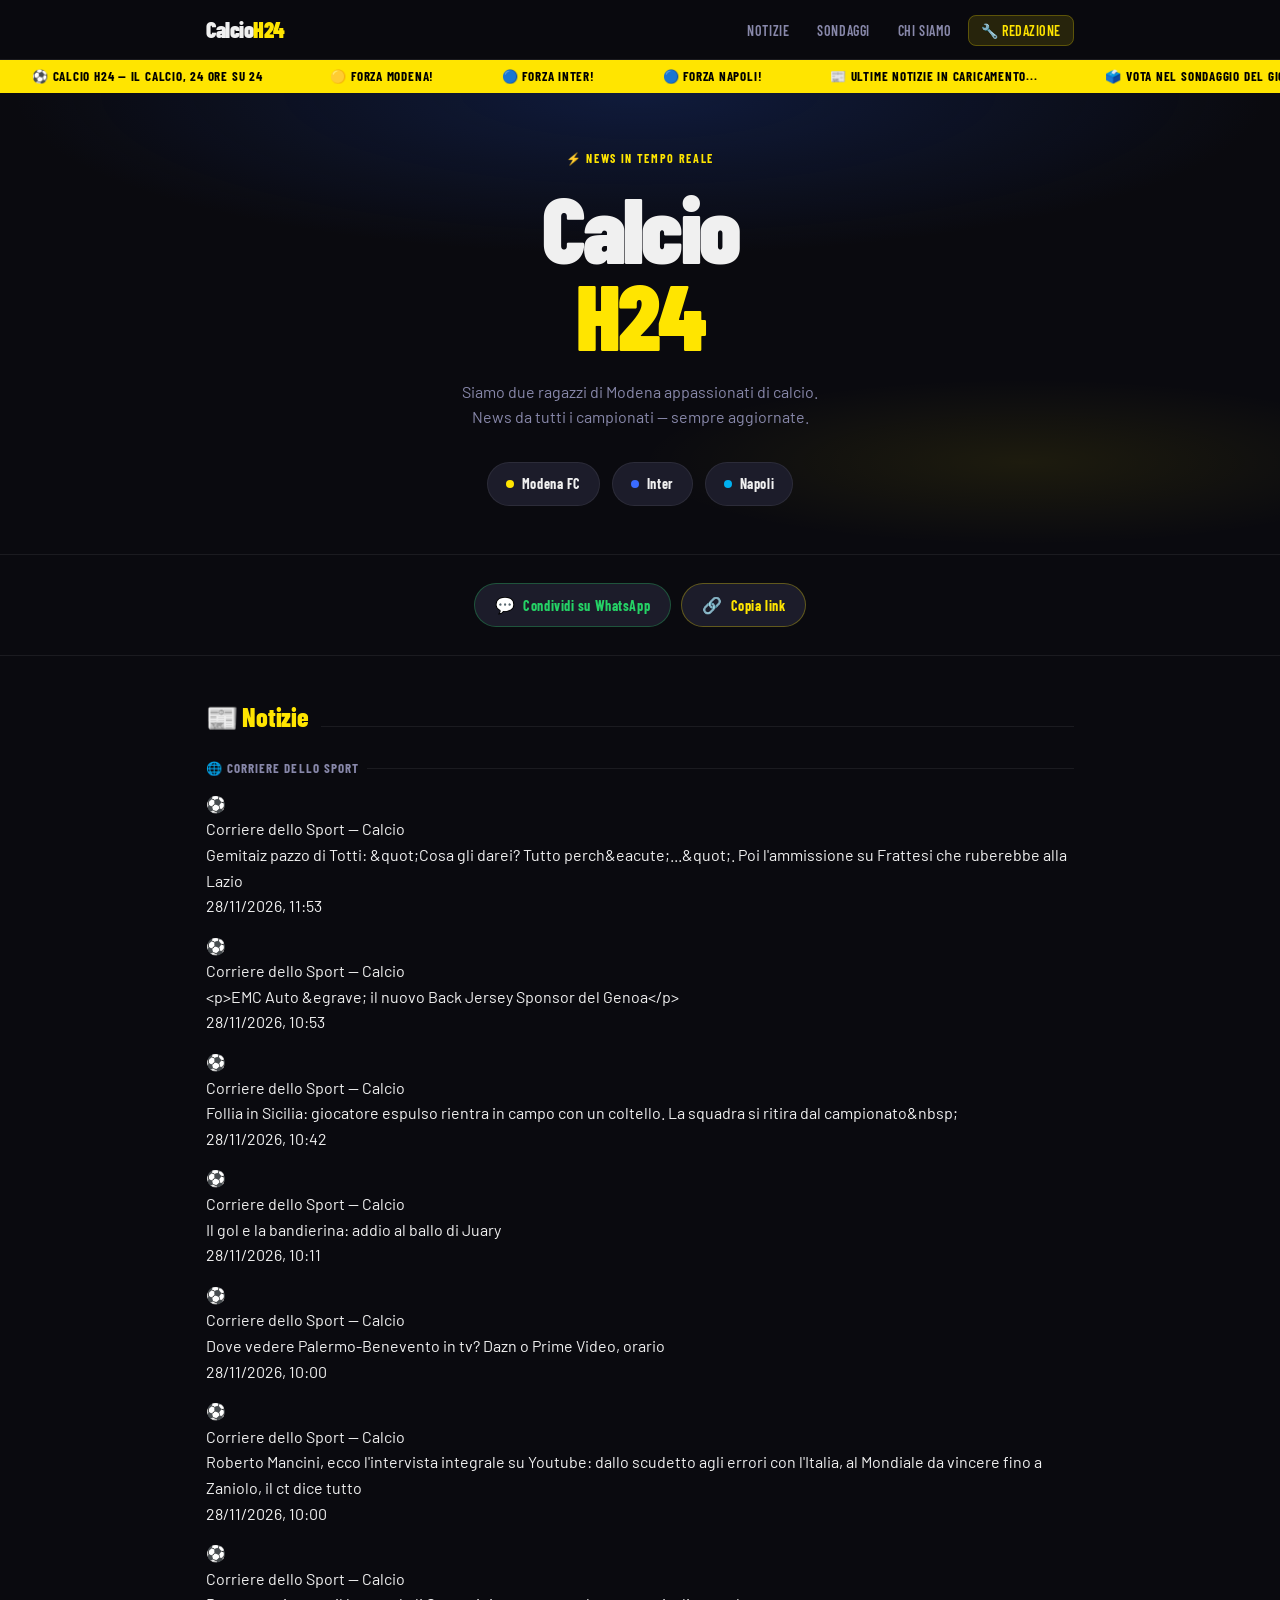
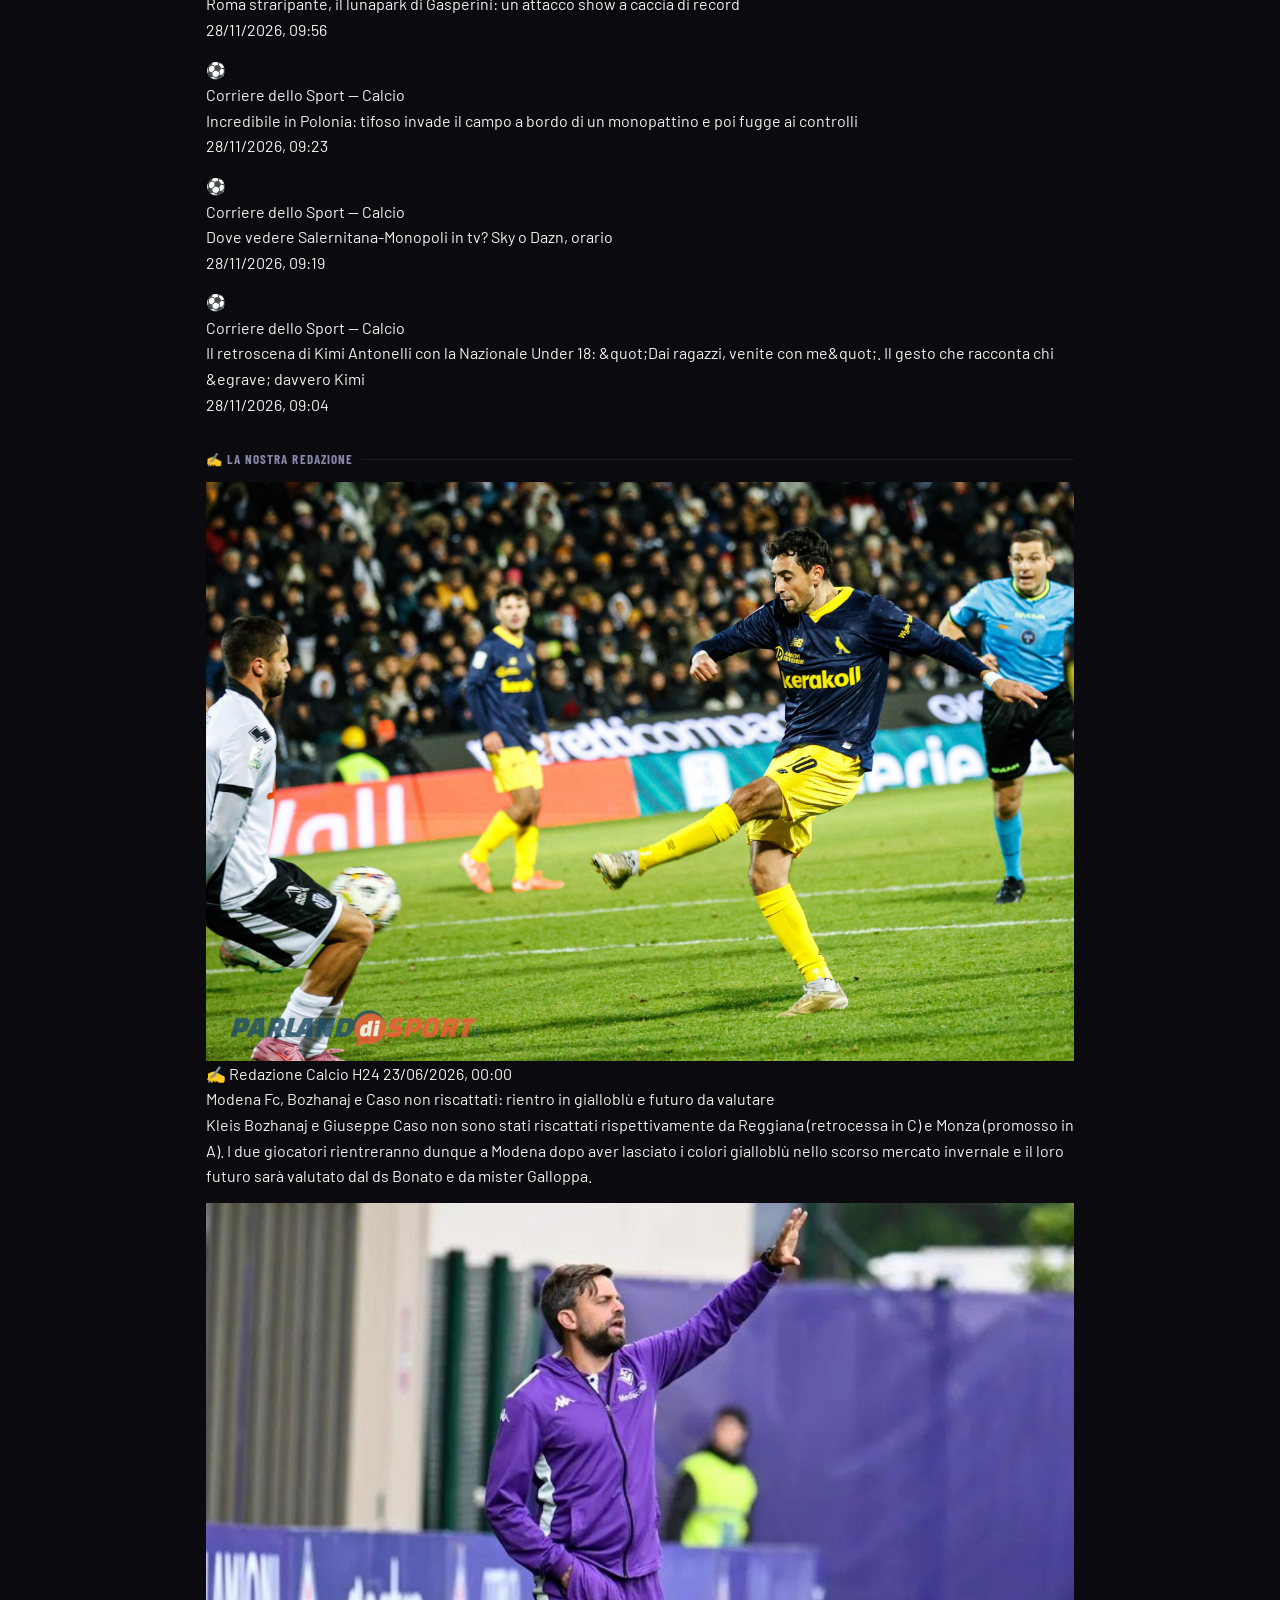
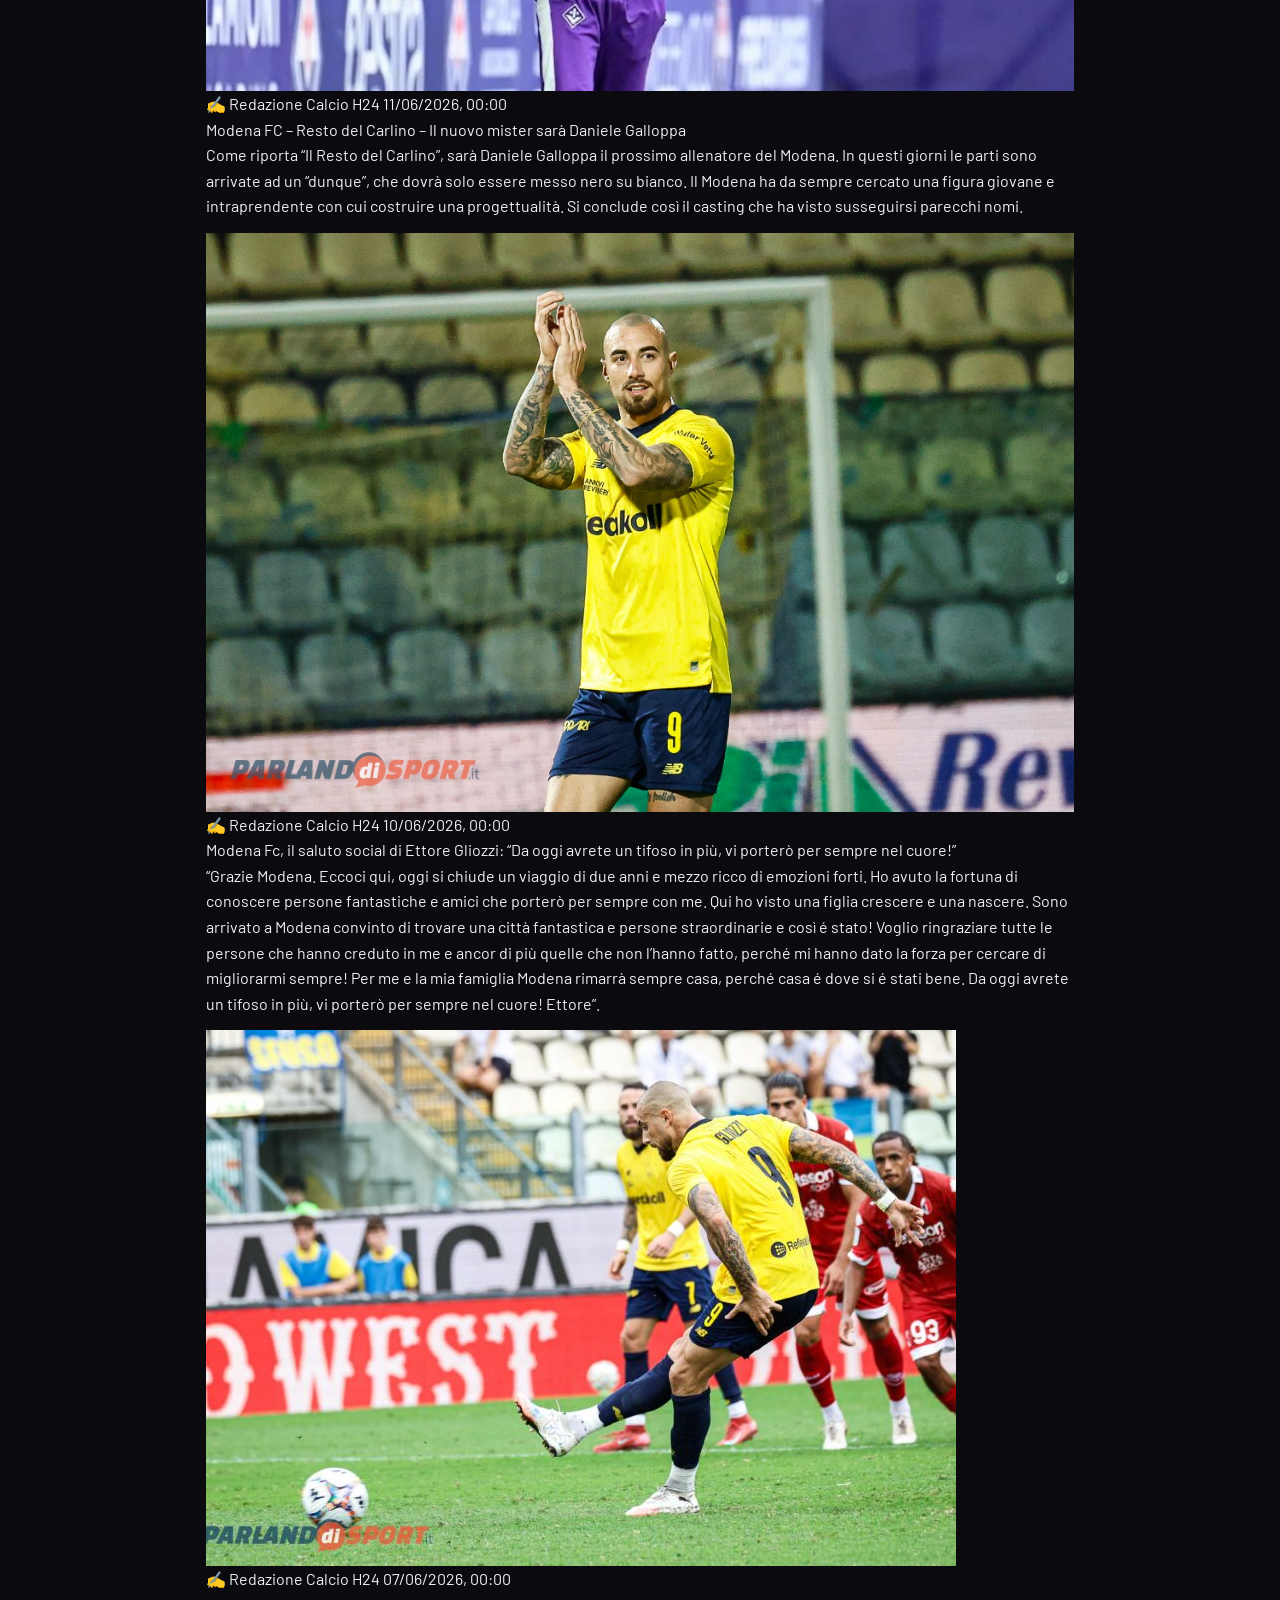
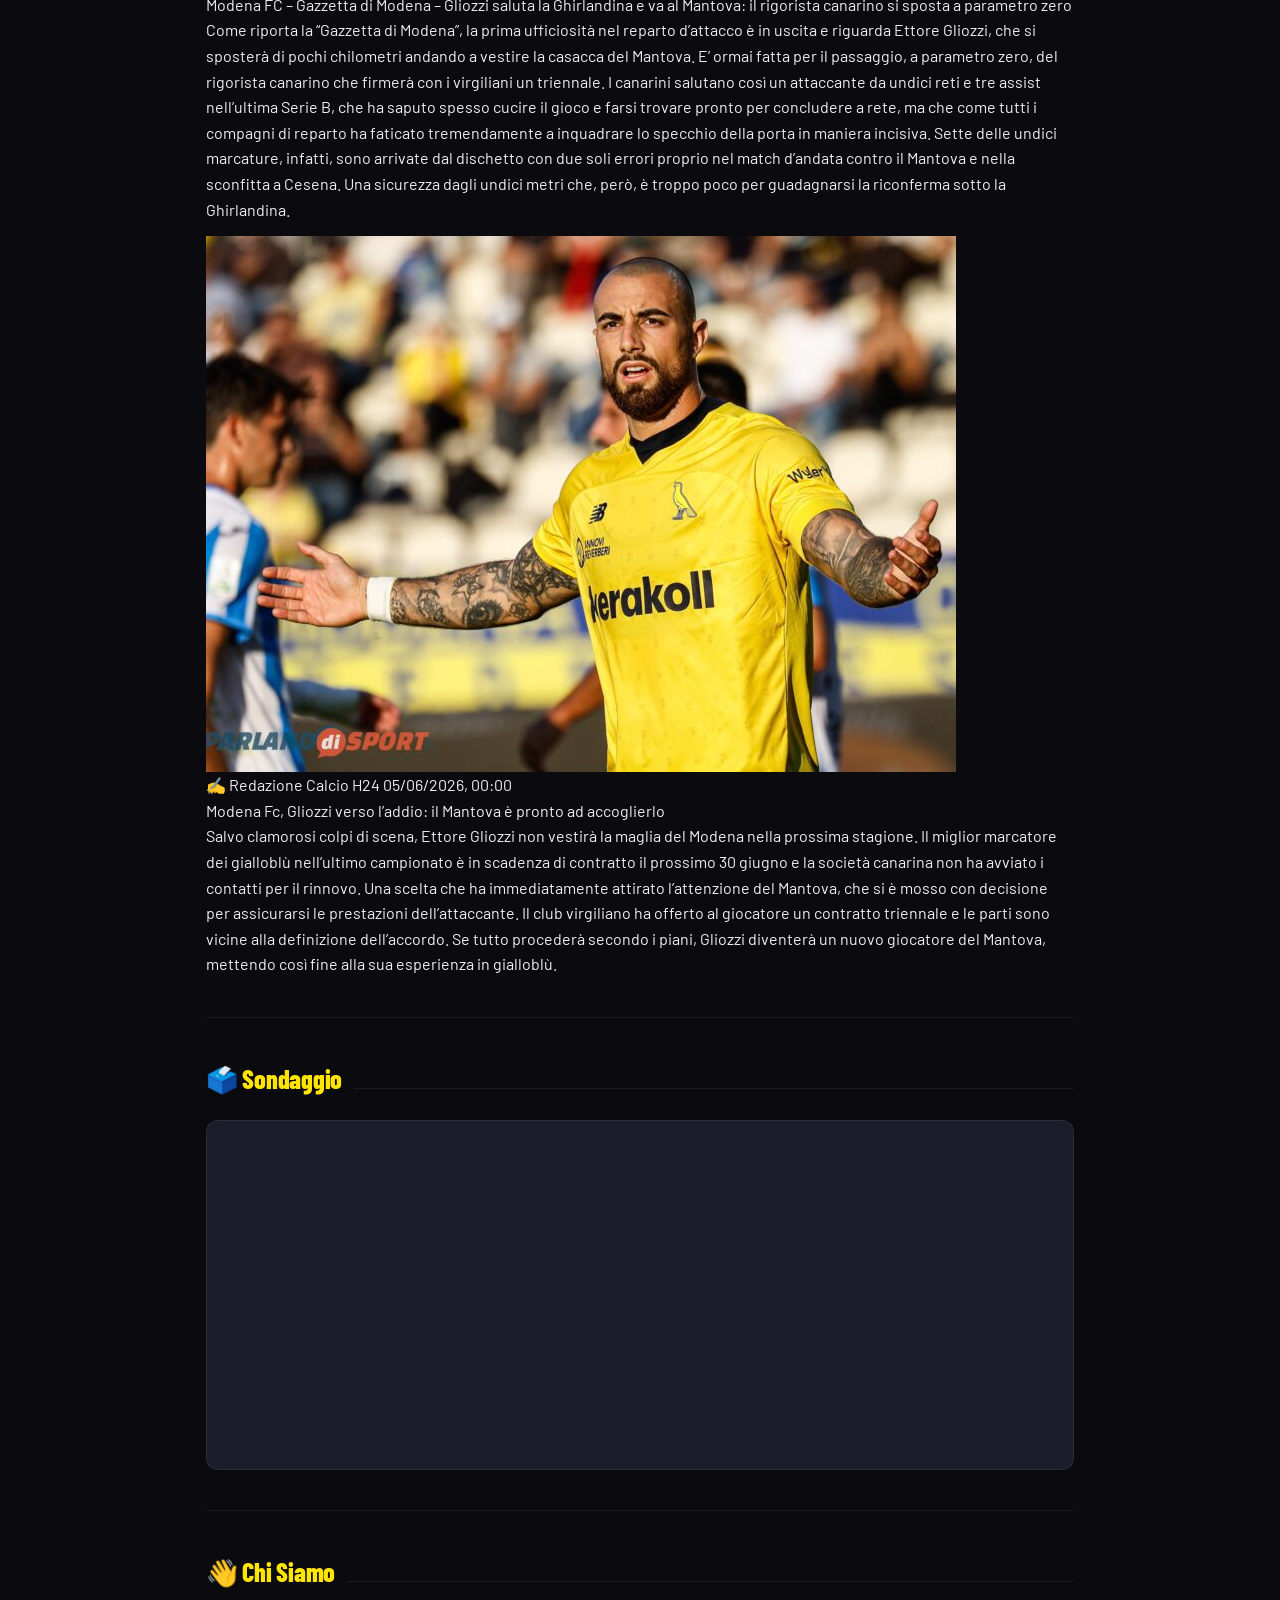
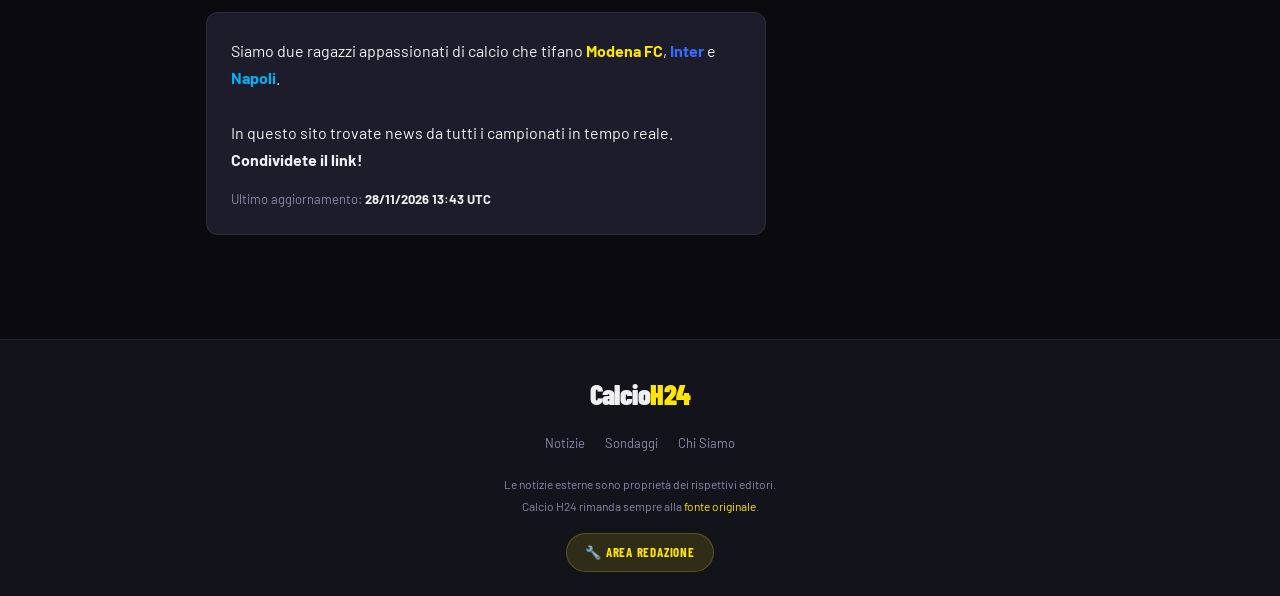
<file: index.html>
<!DOCTYPE html>
<html lang="it">
<head>
  <meta charset="UTF-8" />
  <meta name="viewport" content="width=device-width, initial-scale=1.0" />
  <meta name="description" content="Calcio H24 — News e aggiornamenti dai principali campionati in tempo reale." />

  <!-- Open Graph (link bello su WhatsApp/Instagram) -->
  <meta property="og:title" content="Calcio H24 ⚽" />
  <meta property="og:description" content="Il calcio, 24 ore su 24. News, sondaggi e aggiornamenti live." />
  <meta property="og:type" content="website" />
  <meta property="og:url" content="https://giulialoschi01-genius.github.io/calcio-h24/" />
  <meta property="og:image" content="https://giulialoschi01-genius.github.io/calcio-h24/og-image.png" />

  <title>Calcio H24 ⚽</title>

  <!-- Google Fonts -->
  <link rel="preconnect" href="https://fonts.googleapis.com" />
  <link rel="preconnect" href="https://fonts.gstatic.com" crossorigin />
  <link href="https://fonts.googleapis.com/css2?family=Barlow+Condensed:wght@400;600;700;800;900&family=Barlow:wght@400;500;600&display=swap" rel="stylesheet" />

  <style>
    /* ─── TOKENS ─────────────────────────────────────────── */
    :root {
      --bg:        #0a0a0f;
      --surface:   #13131c;
      --card:      #1c1c2a;
      --card-hover:#232336;
      --border:    rgba(255,255,255,0.07);
      --yellow:    #FFE500;
      --yellow-dim: rgba(255,229,0,0.12);
      --blue:      #1a3a8f;
      --blue-light:#3a6bff;
      --text:      #f0f0f0;
      --muted:     #8888aa;
      --radius:    12px;
      --nav-h:     60px;
    }

    /* ─── RESET ──────────────────────────────────────────── */
    *, *::before, *::after { box-sizing: border-box; margin: 0; padding: 0; }
    html { scroll-behavior: smooth; }
    body {
      background: var(--bg);
      color: var(--text);
      font-family: 'Barlow', sans-serif;
      font-size: 16px;
      line-height: 1.6;
      min-height: 100vh;
    }
    a { color: inherit; text-decoration: none; }
    img { display: block; max-width: 100%; }

    /* ─── SCROLLBAR ──────────────────────────────────────── */
    ::-webkit-scrollbar { width: 6px; }
    ::-webkit-scrollbar-track { background: var(--bg); }
    ::-webkit-scrollbar-thumb { background: var(--yellow); border-radius: 3px; }

    /* ─── UTILITY ────────────────────────────────────────── */
    .container { max-width: 900px; margin: 0 auto; padding: 0 16px; }
    .badge {
      display: inline-block;
      font-family: 'Barlow Condensed', sans-serif;
      font-size: 11px;
      font-weight: 700;
      letter-spacing: .08em;
      text-transform: uppercase;
      padding: 3px 9px;
      border-radius: 4px;
      background: var(--yellow-dim);
      color: var(--yellow);
    }
    .badge.blue { background: rgba(58,107,255,0.15); color: var(--blue-light); }
    .badge.red  { background: rgba(255,60,60,0.15); color: #ff6060; }

    /* ─── NAVBAR ─────────────────────────────────────────── */
    nav {
      position: sticky; top: 0; z-index: 100;
      height: var(--nav-h);
      background: rgba(10,10,15,0.85);
      backdrop-filter: blur(16px);
      -webkit-backdrop-filter: blur(16px);
      border-bottom: 1px solid var(--border);
      display: flex; align-items: center;
    }
    .nav-inner {
      width: 100%; max-width: 900px; margin: 0 auto;
      padding: 0 16px;
      display: flex; align-items: center; gap: 8px;
    }
    .nav-logo {
      font-family: 'Barlow Condensed', sans-serif;
      font-size: 22px; font-weight: 900;
      letter-spacing: -.02em;
      margin-right: auto;
    }
    .nav-logo span { color: var(--yellow); }
    .nav-links {
      display: flex; gap: 4px; align-items: center; list-style: none;
    }
    .nav-links a {
      font-family: 'Barlow Condensed', sans-serif;
      font-size: 14px; font-weight: 600;
      letter-spacing: .04em; text-transform: uppercase;
      padding: 6px 12px;
      border-radius: 8px;
      color: var(--muted);
      transition: color .2s, background .2s;
    }
    .nav-links a:hover { color: var(--text); background: var(--surface); }
    .nav-links a.admin {
      background: var(--yellow-dim);
      color: var(--yellow);
      border: 1px solid rgba(255,229,0,0.25);
    }
    .nav-links a.admin:hover { background: var(--yellow); color: #000; }

    /* Mobile nav */
    @media (max-width: 600px) {
      .nav-links a { padding: 6px 8px; font-size: 12px; }
      .nav-logo { font-size: 18px; }
    }

    /* ─── TICKER ─────────────────────────────────────────── */
    .ticker {
      background: var(--yellow);
      color: #000;
      font-family: 'Barlow Condensed', sans-serif;
      font-size: 13px; font-weight: 700;
      letter-spacing: .06em;
      text-transform: uppercase;
      overflow: hidden;
      white-space: nowrap;
      padding: 6px 0;
    }
    .ticker-track {
      display: inline-block;
      animation: ticker-scroll 30s linear infinite;
    }
    .ticker-track span { margin: 0 32px; }
    @keyframes ticker-scroll {
      from { transform: translateX(0); }
      to   { transform: translateX(-50%); }
    }

    /* ─── HERO ───────────────────────────────────────────── */
    .hero {
      padding: 56px 16px 48px;
      text-align: center;
      position: relative;
      overflow: hidden;
    }
    .hero::before {
      content: '';
      position: absolute; inset: 0;
      background:
        radial-gradient(ellipse 70% 50% at 50% 0%,
          rgba(26,58,143,0.35) 0%, transparent 70%),
        radial-gradient(ellipse 50% 30% at 80% 80%,
          rgba(255,229,0,0.08) 0%, transparent 60%);
      pointer-events: none;
    }
    .hero-tag {
      font-family: 'Barlow Condensed', sans-serif;
      font-size: 12px; font-weight: 700;
      letter-spacing: .14em; text-transform: uppercase;
      color: var(--yellow);
      margin-bottom: 16px;
    }
    .hero h1 {
      font-family: 'Barlow Condensed', sans-serif;
      font-size: clamp(52px, 12vw, 92px);
      font-weight: 900;
      line-height: .95;
      letter-spacing: -.03em;
      margin-bottom: 20px;
    }
    .hero h1 em {
      font-style: normal;
      color: var(--yellow);
    }
    .hero-sub {
      color: var(--muted);
      font-size: 16px;
      max-width: 480px;
      margin: 0 auto 32px;
    }
    .hero-teams {
      display: flex; justify-content: center;
      gap: 12px; flex-wrap: wrap;
    }
    .team-pill {
      display: inline-flex; align-items: center; gap: 8px;
      padding: 10px 18px;
      background: var(--card);
      border: 1px solid var(--border);
      border-radius: 100px;
      font-family: 'Barlow Condensed', sans-serif;
      font-size: 14px; font-weight: 700;
      letter-spacing: .04em;
      transition: border-color .2s, transform .2s;
    }
    .team-pill:hover { border-color: var(--yellow); transform: translateY(-2px); }
    .team-pill .dot {
      width: 8px; height: 8px;
      border-radius: 50%;
    }
    .dot-yellow { background: var(--yellow); }
    .dot-blue   { background: var(--blue-light); }
    .dot-azure  { background: #00b0f0; }

    /* ─── SECTION HEADER ─────────────────────────────────── */
    .section-header {
      display: flex; align-items: baseline; gap: 12px;
      margin-bottom: 20px;
    }
    .section-title {
      font-family: 'Barlow Condensed', sans-serif;
      font-size: 26px; font-weight: 800;
      letter-spacing: -.01em;
    }
    .section-title span { color: var(--yellow); }
    .section-divider {
      flex: 1; height: 1px;
      background: var(--border);
    }

    /* ─── MAIN LAYOUT ────────────────────────────────────── */
    main { padding-bottom: 64px; }
    .section { padding: 40px 0; }
    .section + .section {
      border-top: 1px solid var(--border);
    }

    /* ─── NEWS CARDS ─────────────────────────────────────── */
    .news-grid {
      display: grid;
      gap: 14px;
    }
    .news-card {
      background: var(--card);
      border: 1px solid var(--border);
      border-radius: var(--radius);
      padding: 18px 20px;
      display: flex; flex-direction: column; gap: 10px;
      transition: border-color .2s, transform .2s, background .2s;
      cursor: pointer;
    }
    .news-card:hover {
      border-color: rgba(255,229,0,0.3);
      background: var(--card-hover);
      transform: translateY(-2px);
    }
    .news-card-meta {
      display: flex; align-items: center; gap: 8px;
    }
    .news-card-time {
      font-size: 12px;
      color: var(--muted);
      margin-left: auto;
    }
    .news-card h3 {
      font-family: 'Barlow Condensed', sans-serif;
      font-size: 19px; font-weight: 700;
      line-height: 1.2;
    }
    .news-card p {
      font-size: 14px;
      color: var(--muted);
      line-height: 1.5;
    }
    .news-card-footer {
      display: flex; align-items: center;
      gap: 8px; margin-top: 4px;
    }
    .news-card-source {
      font-size: 12px; color: var(--muted);
      display: flex; align-items: center; gap: 4px;
    }
    .news-card-source::before {
      content: '🔗';
      font-size: 10px;
    }
    .read-more {
      margin-left: auto;
      font-family: 'Barlow Condensed', sans-serif;
      font-size: 13px; font-weight: 700;
      letter-spacing: .06em; text-transform: uppercase;
      color: var(--yellow);
      opacity: 0;
      transition: opacity .2s;
    }
    .news-card:hover .read-more { opacity: 1; }

    /* Source sub-header */
    .source-label {
      font-family: 'Barlow Condensed', sans-serif;
      font-size: 13px; font-weight: 700;
      letter-spacing: .08em; text-transform: uppercase;
      color: var(--muted);
      margin-bottom: 12px;
      display: flex; align-items: center; gap: 8px;
    }
    .source-label::after {
      content: '';
      flex: 1; height: 1px;
      background: var(--border);
    }

    /* Loading state */
    .loading-state {
      background: var(--card);
      border: 1px solid var(--border);
      border-radius: var(--radius);
      padding: 28px 20px;
      text-align: center;
      color: var(--muted);
      font-family: 'Barlow Condensed', sans-serif;
      font-size: 16px;
      letter-spacing: .04em;
    }
    .loading-dot {
      display: inline-block;
      width: 6px; height: 6px;
      background: var(--yellow);
      border-radius: 50%;
      margin: 0 3px;
      animation: pulse-dot 1.2s ease-in-out infinite;
    }
    .loading-dot:nth-child(2) { animation-delay: .2s; }
    .loading-dot:nth-child(3) { animation-delay: .4s; }
    @keyframes pulse-dot {
      0%,80%,100% { transform: scale(.6); opacity: .4; }
      40%          { transform: scale(1); opacity: 1; }
    }

    /* ─── SONDAGGI ───────────────────────────────────────── */
    .poll-card {
      background: var(--card);
      border: 1px solid var(--border);
      border-radius: var(--radius);
      padding: 24px;
    }
    .poll-question {
      font-family: 'Barlow Condensed', sans-serif;
      font-size: 22px; font-weight: 800;
      margin-bottom: 20px;
      line-height: 1.2;
    }
    .poll-options { display: flex; flex-direction: column; gap: 10px; }
    .poll-option {
      position: relative;
      background: var(--surface);
      border: 1px solid var(--border);
      border-radius: 8px;
      overflow: hidden;
      cursor: pointer;
      transition: border-color .2s;
    }
    .poll-option:hover { border-color: rgba(255,229,0,0.4); }
    .poll-option.voted { border-color: var(--yellow); }
    .poll-bar {
      position: absolute; top: 0; left: 0; bottom: 0;
      background: var(--yellow-dim);
      border-radius: 8px;
      transition: width .6s cubic-bezier(.4,0,.2,1);
      pointer-events: none;
    }
    .poll-option-inner {
      position: relative;
      display: flex; align-items: center;
      padding: 13px 16px;
      gap: 10px;
    }
    .poll-option-label {
      font-family: 'Barlow Condensed', sans-serif;
      font-size: 16px; font-weight: 700;
    }
    .poll-option-pct {
      margin-left: auto;
      font-family: 'Barlow Condensed', sans-serif;
      font-size: 15px; font-weight: 800;
      color: var(--yellow);
      min-width: 36px; text-align: right;
    }
    .poll-meta {
      margin-top: 14px;
      font-size: 13px;
      color: var(--muted);
      display: flex; align-items: center; gap: 6px;
    }
    .poll-placeholder {
      text-align: center;
      padding: 32px;
      color: var(--muted);
      font-family: 'Barlow Condensed', sans-serif;
      font-size: 18px;
    }
    /* Tally embed inside poll-card */
    #poll-container iframe {
      display: block;
      border: none;
      width: 100%;
      min-height: 300px;
    }

    /* ─── SHARE BAR ──────────────────────────────────────── */
    .share-bar {
      display: flex; gap: 10px; justify-content: center;
      padding: 28px 16px;
      border-top: 1px solid var(--border);
      border-bottom: 1px solid var(--border);
    }
    .share-btn {
      display: inline-flex; align-items: center; gap: 8px;
      padding: 11px 20px;
      border-radius: 100px;
      font-family: 'Barlow Condensed', sans-serif;
      font-size: 14px; font-weight: 700;
      letter-spacing: .04em;
      border: 1px solid var(--border);
      background: var(--card);
      color: var(--text);
      cursor: pointer;
      transition: all .2s;
    }
    .share-btn.wa  { border-color: rgba(37,211,102,.3); color: #25d366; }
    .share-btn.wa:hover  { background: rgba(37,211,102,.12); }
    .share-btn.copy { border-color: rgba(255,229,0,.3); color: var(--yellow); }
    .share-btn.copy:hover { background: var(--yellow-dim); }
    .share-btn .icon { font-size: 16px; }

    /* ─── FOOTER ─────────────────────────────────────────── */
    footer {
      background: var(--surface);
      border-top: 1px solid var(--border);
      padding: 32px 16px 24px;
      text-align: center;
    }
    .footer-logo {
      font-family: 'Barlow Condensed', sans-serif;
      font-size: 28px; font-weight: 900;
      letter-spacing: -.02em;
      margin-bottom: 12px;
    }
    .footer-logo span { color: var(--yellow); }
    .footer-links {
      display: flex; justify-content: center;
      gap: 20px; list-style: none;
      margin-bottom: 20px;
    }
    .footer-links a {
      font-size: 13px;
      color: var(--muted);
      transition: color .2s;
    }
    .footer-links a:hover { color: var(--text); }
    .footer-meta {
      font-size: 12px;
      color: var(--muted);
      line-height: 1.8;
    }
    .footer-meta a { color: var(--yellow); }
    .footer-admin-link {
      display: inline-flex; align-items: center; gap: 6px;
      margin-top: 16px;
      padding: 8px 18px;
      background: var(--yellow-dim);
      border: 1px solid rgba(255,229,0,0.2);
      border-radius: 100px;
      font-family: 'Barlow Condensed', sans-serif;
      font-size: 13px; font-weight: 700;
      letter-spacing: .06em; text-transform: uppercase;
      color: var(--yellow);
      transition: background .2s;
    }
    .footer-admin-link:hover { background: var(--yellow); color: #000; }

    /* ─── ANIMATIONS ─────────────────────────────────────── */
    @keyframes fade-up {
      from { opacity: 0; transform: translateY(20px); }
      to   { opacity: 1; transform: translateY(0); }
    }
    .fade-up { animation: fade-up .5s ease forwards; }
    .fade-up-1 { animation-delay: .1s; opacity: 0; }
    .fade-up-2 { animation-delay: .2s; opacity: 0; }
    .fade-up-3 { animation-delay: .3s; opacity: 0; }
    .fade-up-4 { animation-delay: .4s; opacity: 0; }
  </style>
</head>
<body>

  <!-- ── NAVBAR ──────────────────────────────────────── -->
  <nav>
    <div class="nav-inner">
      <a href="#" class="nav-logo">Calcio<span>H24</span></a>
      <ul class="nav-links">
        <li><a href="#notizie">Notizie</a></li>
        <li><a href="#sondaggi">Sondaggi</a></li>
        <li><a href="#chi-siamo">Chi Siamo</a></li>
        <li><a href="https://giulialoschi01-genius.github.io/calcio-h24/admin/" class="admin">🔧 Redazione</a></li>
      </ul>
    </div>
  </nav>

  <!-- ── TICKER ───────────────────────────────────────── -->
  <div class="ticker" role="marquee" aria-label="Aggiornamenti live">
    <span class="ticker-track" id="tickerTrack">
      <span>⚽ Calcio H24 — Il calcio, 24 ore su 24</span>
      <span>🟡 Forza Modena!</span>
      <span>🔵 Forza Inter!</span>
      <span>🔵 Forza Napoli!</span>
      <span>📰 Ultime notizie in caricamento...</span>
      <span>🗳️ Vota nel sondaggio del giorno!</span>
      <!-- Duplicate for seamless loop -->
      <span>⚽ Calcio H24 — Il calcio, 24 ore su 24</span>
      <span>🟡 Forza Modena!</span>
      <span>🔵 Forza Inter!</span>
      <span>🔵 Forza Napoli!</span>
      <span>📰 Ultime notizie in caricamento...</span>
      <span>🗳️ Vota nel sondaggio del giorno!</span>
    </span>
  </div>

  <!-- ── HERO ─────────────────────────────────────────── -->
  <section class="hero">
    <div class="hero-tag fade-up fade-up-1">⚡ News in tempo reale</div>
    <h1 class="fade-up fade-up-2">
      Calcio<br /><em>H24</em>
    </h1>
    <p class="hero-sub fade-up fade-up-3">
      Siamo due ragazzi di Modena appassionati di calcio.<br />
      News da tutti i campionati — sempre aggiornate.
    </p>
    <div class="hero-teams fade-up fade-up-4">
      <a class="team-pill" href="https://modenacalcio.com/" target="_blank" rel="noopener">
        <span class="dot dot-yellow"></span>Modena FC
      </a>
      <a class="team-pill" href="https://www.inter.it/it" target="_blank" rel="noopener">
        <span class="dot dot-blue"></span>Inter
      </a>
      <a class="team-pill" href="https://sscnapoli.it/" target="_blank" rel="noopener">
        <span class="dot dot-azure"></span>Napoli
      </a>
    </div>
  </section>

  <!-- ── SHARE BAR ─────────────────────────────────────── -->
  <div class="share-bar">
    <button class="share-btn wa" onclick="shareWhatsApp()">
      <span class="icon">💬</span> Condividi su WhatsApp
    </button>
    <button class="share-btn copy" id="copyBtn" onclick="copyLink()">
      <span class="icon">🔗</span> Copia link
    </button>
  </div>

  <!-- ── MAIN ──────────────────────────────────────────── -->
  <main>
    <div class="container">

      <!-- NOTIZIE -->
      <section class="section" id="notizie">
        <div class="section-header">
          <h2 class="section-title">📰 <span>Notizie</span></h2>
          <div class="section-divider"></div>
        </div>

        <!-- Notizie dalla Rete -->
        <div class="source-label">🌐 Corriere dello Sport</div>
        <div class="news-grid" id="notizie-rete">
          <div class="loading-state">
            Caricamento
            <span class="loading-dot"></span>
            <span class="loading-dot"></span>
            <span class="loading-dot"></span>
          </div>
        </div>

        <!-- Notizie Redazione -->
        <div class="source-label" style="margin-top: 32px;">✍️ La Nostra Redazione</div>
        <div class="news-grid" id="notizie-redazione">
          <div class="loading-state">
            Caricamento
            <span class="loading-dot"></span>
            <span class="loading-dot"></span>
            <span class="loading-dot"></span>
          </div>
        </div>
      </section>

      <!-- SONDAGGI -->
      <section class="section" id="sondaggi">
        <div class="section-header">
          <h2 class="section-title">🗳️ <span>Sondaggio</span></h2>
          <div class="section-divider"></div>
        </div>
        <div class="poll-card" id="poll-container">
          <div class="poll-placeholder">
            🗳️ Sondaggio in arrivo — torna presto!
          </div>
        </div>
      </section>

      <!-- CHI SIAMO -->
      <section class="section" id="chi-siamo">
        <div class="section-header">
          <h2 class="section-title">👋 <span>Chi Siamo</span></h2>
          <div class="section-divider"></div>
        </div>
        <div style="background: var(--card); border: 1px solid var(--border); border-radius: var(--radius); padding: 24px; max-width: 560px;">
          <p style="font-size: 16px; line-height: 1.7;">
            Siamo due ragazzi appassionati di calcio che tifano
            <strong style="color: var(--yellow);">Modena FC</strong>,
            <strong style="color: var(--blue-light);">Inter</strong> e
            <strong style="color: #00b0f0;">Napoli</strong>.<br /><br />
            In questo sito trovate news da tutti i campionati in tempo reale.
            <strong>Condividete il link!</strong>
          </p>
          <p style="font-size: 13px; color: var(--muted); margin-top: 16px;">
            Ultimo aggiornamento: <strong id="last-update" style="color: var(--text);">—</strong>
          </p>
        </div>
      </section>

    </div>
  </main>

  <!-- ── FOOTER ────────────────────────────────────────── -->
  <footer>
    <div class="footer-logo">Calcio<span>H24</span></div>
    <ul class="footer-links">
      <li><a href="#notizie">Notizie</a></li>
      <li><a href="#sondaggi">Sondaggi</a></li>
      <li><a href="#chi-siamo">Chi Siamo</a></li>
    </ul>
    <p class="footer-meta">
      Le notizie esterne sono proprietà dei rispettivi editori.<br />
      Calcio H24 rimanda sempre alla <a href="#">fonte originale</a>.
    </p>
    <a href="https://giulialoschi01-genius.github.io/calcio-h24/admin/" class="footer-admin-link">
      🔧 Area Redazione
    </a>
  </footer>

  <!-- ── JS ────────────────────────────────────────────── -->
  <script>
    /* ── Helpers ─────────────────────────────────────── */
    function formatTime(iso) {
      if (!iso) return '';
      try {
        return new Date(iso).toLocaleString('it-IT', {
          day: '2-digit', month: 'short',
          hour: '2-digit', minute: '2-digit'
        });
      } catch { return ''; }
    }

    /* ── Build news card HTML ─────────────────────────── */
    function buildCard(item) {
      const badgeClass = item.source === 'redazione' ? '' : 'blue';
      const badgeLabel = item.categoria || (item.source === 'redazione' ? 'Redazione' : 'Serie A');
      return `
        <article class="news-card" onclick="${item.link ? `window.open('${item.link}','_blank')` : ''}">
          <div class="news-card-meta">
            <span class="badge ${badgeClass}">${badgeLabel}</span>
            <span class="news-card-time">${formatTime(item.data || item.date)}</span>
          </div>
          <h3>${item.titolo || item.title || ''}</h3>
          ${item.sommario || item.abstract
            ? `<p>${item.sommario || item.abstract}</p>` : ''}
          <div class="news-card-footer">
            ${item.fonte || item.source_name
              ? `<span class="news-card-source">${item.fonte || item.source_name}</span>` : ''}
            <span class="read-more">Leggi →</span>
          </div>
        </article>`;
    }

    /* ── Render news list ─────────────────────────────── */
    function renderNews(containerId, items) {
      const el = document.getElementById(containerId);
      if (!el) return;
      if (!items || items.length === 0) {
        el.innerHTML = `<div class="loading-state">Nessuna notizia disponibile al momento.</div>`;
        return;
      }
      el.innerHTML = items.map(buildCard).join('');
    }

    /* ── Poll widget ──────────────────────────────────── */
    function renderPoll(poll) {
      const container = document.getElementById('poll-container');
      if (!container || !poll || !poll.domanda) return;

      const storedVote = localStorage.getItem('ch24_poll_' + poll.id);
      const hasVoted = !!storedVote;
      const total = poll.opzioni.reduce((s, o) => s + (o.voti || 0), 0);

      container.innerHTML = `
        <h3 class="poll-question">${poll.domanda}</h3>
        <div class="poll-options" id="poll-opts"></div>
        <p class="poll-meta">🗳️ <strong>${total}</strong> vot${total === 1 ? 'o' : 'i'} totali</p>`;

      const optsEl = document.getElementById('poll-opts');
      poll.opzioni.forEach((opt, i) => {
        const pct = total > 0 ? Math.round((opt.voti || 0) / total * 100) : 0;
        const div = document.createElement('div');
        div.className = 'poll-option' + (storedVote == i ? ' voted' : '');
        div.innerHTML = `
          <div class="poll-bar" style="width:0%"></div>
          <div class="poll-option-inner">
            <span class="poll-option-label">${opt.testo}</span>
            ${hasVoted ? `<span class="poll-option-pct">${pct}%</span>` : ''}
          </div>`;
        if (!hasVoted) {
          div.addEventListener('click', () => castVote(poll, i));
        }
        optsEl.appendChild(div);
        // animate bar after render
        if (hasVoted) {
          requestAnimationFrame(() => {
            div.querySelector('.poll-bar').style.width = pct + '%';
          });
        }
      });
    }

    function castVote(poll, idx) {
      poll.opzioni[idx].voti = (poll.opzioni[idx].voti || 0) + 1;
      localStorage.setItem('ch24_poll_' + poll.id, idx);
      renderPoll(poll);
    }

    /* ── Share functions ──────────────────────────────── */
    function shareWhatsApp() {
      const url = encodeURIComponent(window.location.href);
      const text = encodeURIComponent('Guarda Calcio H24 — news calcio in tempo reale! ⚽');
      window.open(`https://wa.me/?text=${text}%20${url}`, '_blank');
    }

    function copyLink() {
      navigator.clipboard.writeText(window.location.href).then(() => {
        const btn = document.getElementById('copyBtn');
        btn.innerHTML = '<span class="icon">✅</span> Copiato!';
        setTimeout(() => {
          btn.innerHTML = '<span class="icon">🔗</span> Copia link';
        }, 2000);
      });
    }

    /* ── Last update timestamp ────────────────────────── */
    function setLastUpdate(ts) {
      const el = document.getElementById('last-update');
      if (el && ts) el.textContent = formatTime(ts);
    }

    /* ───────────────────────────────────────────────────
       🔌 HOOK PUNTO DI INTEGRAZIONE
       Sostituisci questo blocco con il tuo loader reale.
       Chiama renderNews() e renderPoll() con i dati reali
       quando arrivano dal tuo JSON/API.
    ─────────────────────────────────────────────────── */
    window.CalcioH24 = {
      renderNews,
      renderPoll,
      setLastUpdate,
    };

    // Esempio placeholder – rimuovi o sostituisci con il tuo fetch reale:
    // fetch('/calcio-h24/data/notizie.json')
    //   .then(r => r.json())
    //   .then(d => {
    //     CalcioH24.renderNews('notizie-rete', d.notizie_rete);
    //     CalcioH24.renderNews('notizie-redazione', d.notizie_redazione);
    //     CalcioH24.renderPoll(d.sondaggio_attivo);
    //     CalcioH24.setLastUpdate(d.aggiornato_il);
    //   });
  </script>
  <script src="app.js"></script>

</body>
</html>
</file>
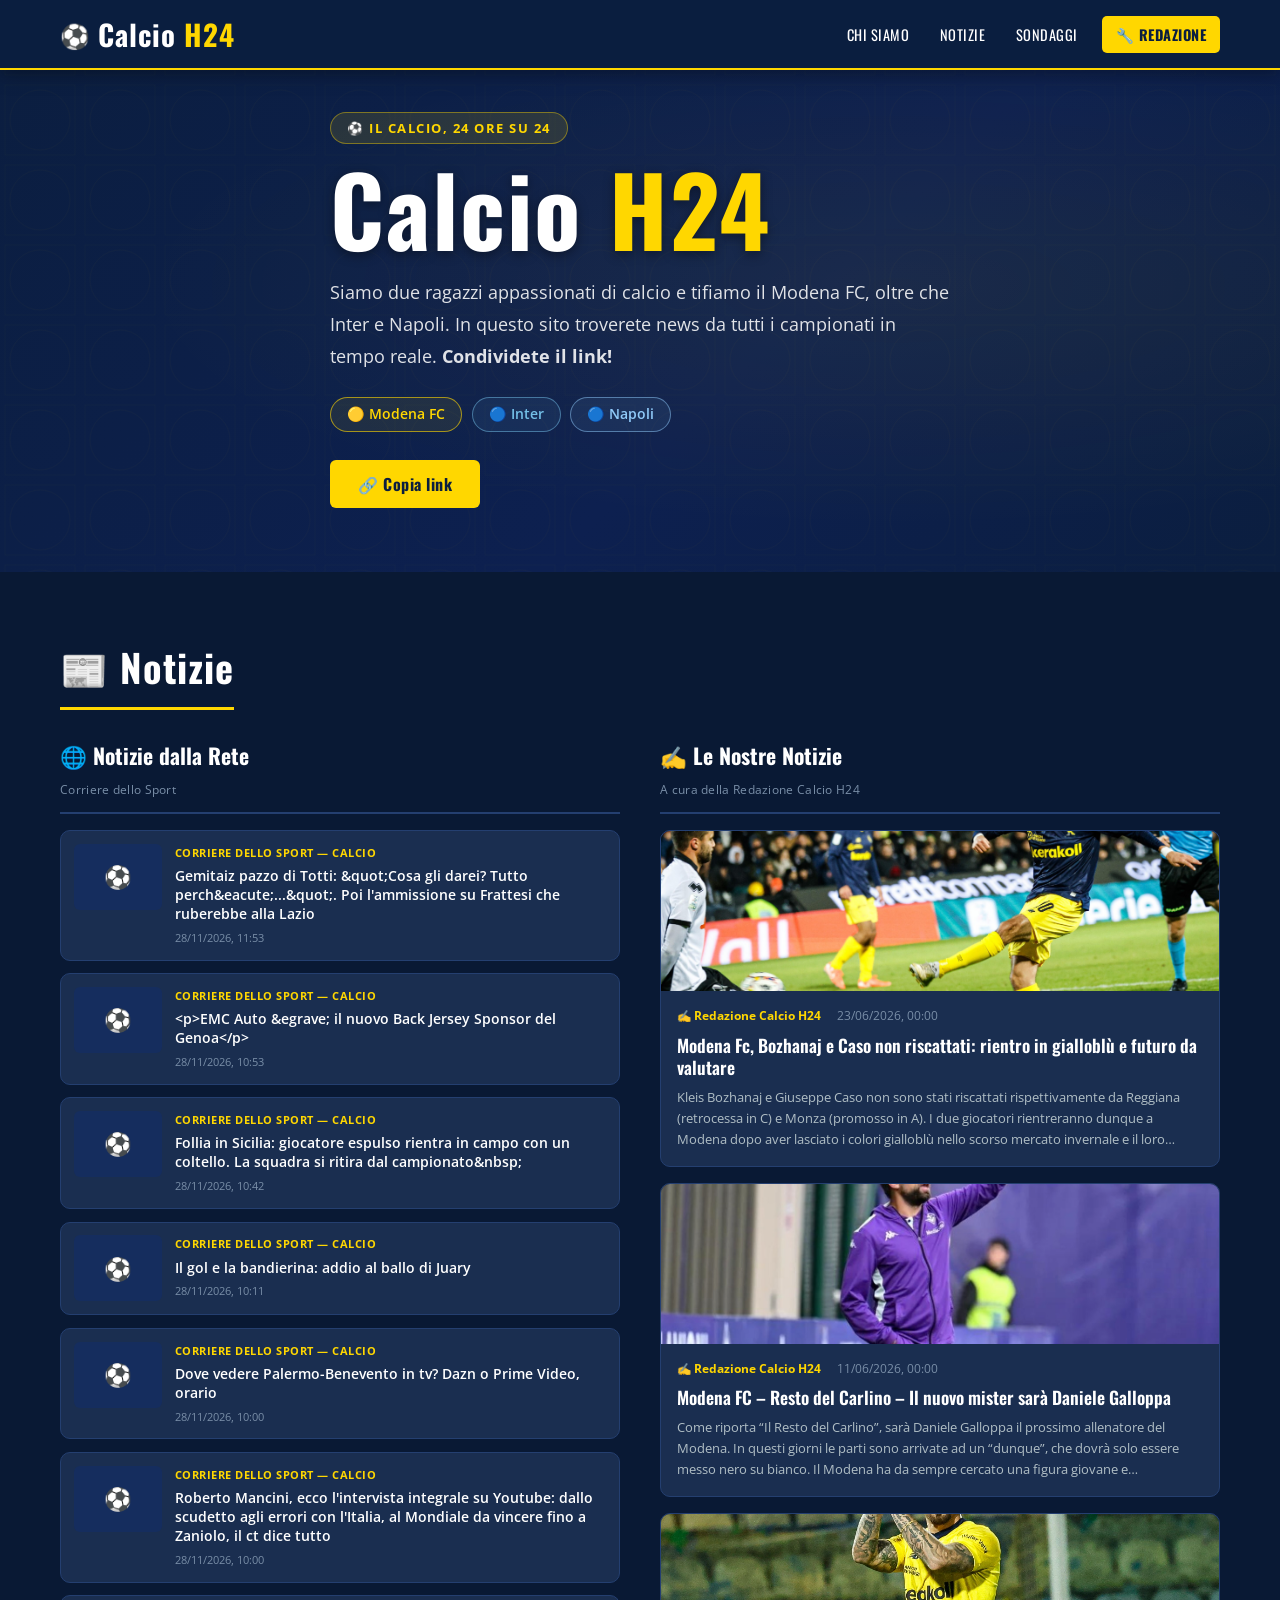
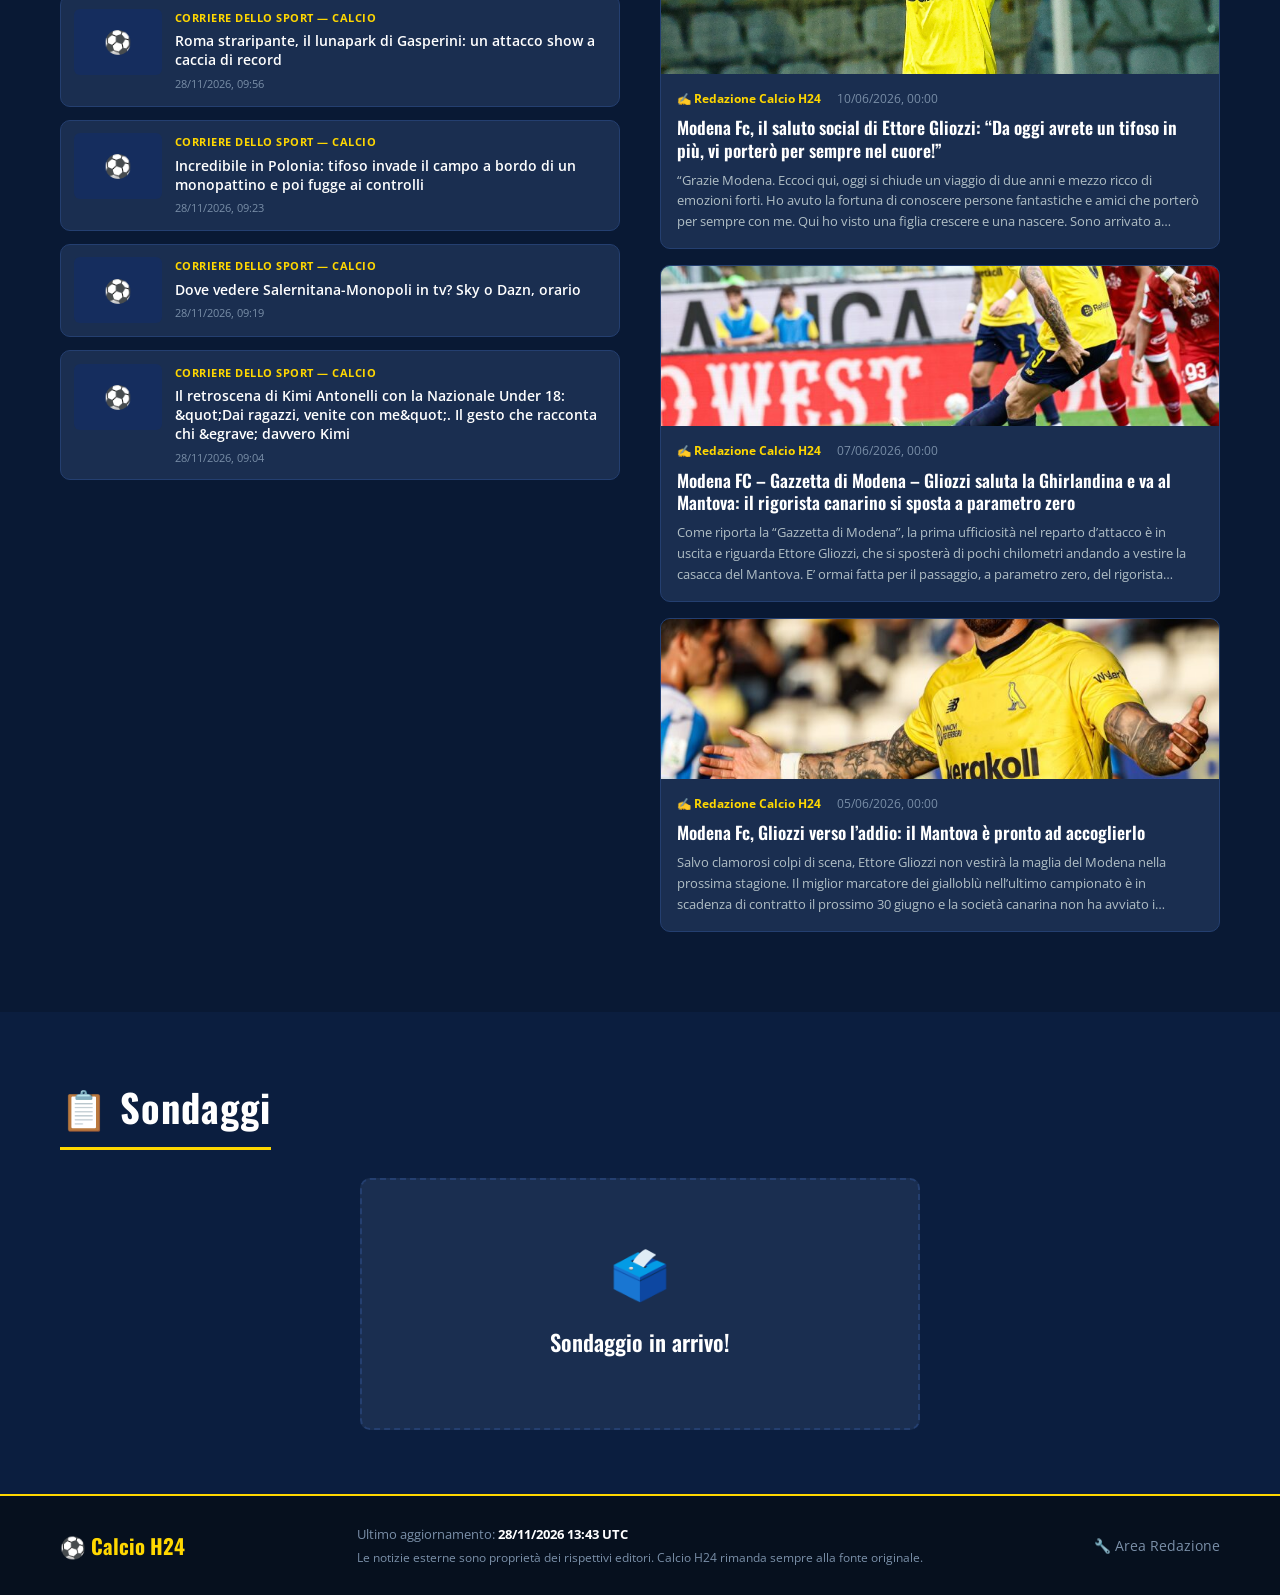
<file: index (1).html>
<!DOCTYPE html>
<html lang="it">
<head>
  <meta charset="UTF-8" />
  <meta name="viewport" content="width=device-width, initial-scale=1.0" />
  <meta name="description" content="Calcio H24 — News e aggiornamenti dai principali campionati in tempo reale." />
  <title>Calcio H24 ⚽</title>
  <link rel="stylesheet" href="style.css" />
  <!-- Google Fonts: Oswald (titoli sportivi) + Open Sans (corpo testo) -->
  <link rel="preconnect" href="https://fonts.googleapis.com" />
  <link rel="preconnect" href="https://fonts.gstatic.com" crossorigin />
  <link href="https://fonts.googleapis.com/css2?family=Oswald:wght@400;600;700&family=Open+Sans:wght@400;500;600&display=swap" rel="stylesheet" />
</head>
<body>

  <!-- ══════════════════════════════════════════════════════
       HEADER — Logo + navigazione desktop/mobile
  ══════════════════════════════════════════════════════ -->
  <header id="header">
    <div class="header-inner">

      <div class="logo">
        <span class="logo-emoji">⚽</span>
        <span class="logo-text">Calcio <span class="logo-accent">H24</span></span>
      </div>

      <!-- Pulsante hamburger (solo mobile) -->
      <button class="menu-toggle" id="menuToggle" aria-label="Apri menu" aria-expanded="false">
        <span></span><span></span><span></span>
      </button>

      <nav class="nav" id="nav">
        <a href="#chi-siamo"   class="nav-link">Chi Siamo</a>
        <a href="#notizie"     class="nav-link">Notizie</a>
        <a href="#sondaggi"    class="nav-link">Sondaggi</a>
        <a href="admin/" class="nav-link nav-cms" target="_blank" rel="noopener">🔧 Redazione</a>
      </nav>

    </div>
  </header>

  <!-- ══════════════════════════════════════════════════════
       HERO / CHI SIAMO
  ══════════════════════════════════════════════════════ -->
  <section id="chi-siamo" class="section-hero">
    <div class="container hero-content">
      <div class="hero-badge">⚽ Il calcio, 24 ore su 24</div>
      <h1 class="hero-title">Calcio <span class="accent">H24</span></h1>
      <p class="hero-text">
        Siamo due ragazzi appassionati di calcio e tifiamo il Modena FC,
        oltre che Inter e Napoli. In questo sito troverete news da tutti i
        campionati in tempo reale. <strong>Condividete il link!</strong>
      </p>
      <div class="hero-badges">
        <a href="https://modenacalcio.com/" class="team-badge modena" target="_blank" rel="noopener noreferrer">🟡 Modena FC</a>
        <a href="https://www.inter.it/it"   class="team-badge inter"  target="_blank" rel="noopener noreferrer">🔵 Inter</a>
        <a href="https://sscnapoli.it/"     class="team-badge napoli" target="_blank" rel="noopener noreferrer">🔵 Napoli</a>
      </div>
      <button
        class="btn-condividi"
        onclick="navigator.clipboard.writeText(window.location.href); this.textContent='✓ Copiato!'; setTimeout(()=>this.textContent='🔗 Copia link',2000)">
        🔗 Copia link
      </button>
    </div>
  </section>

  <!-- ══════════════════════════════════════════════════════
       NOTIZIE — Due colonne: rete + redazione
  ══════════════════════════════════════════════════════ -->
  <section id="notizie" class="section section-dark">
    <div class="container">
      <h2 class="section-title">📰 Notizie</h2>
      <div class="notizie-grid">

        <!-- Colonna 1: Notizie da RSS + NewsAPI -->
        <div class="colonna-notizie">
          <div class="colonna-header">
            <h3>🌐 Notizie dalla Rete</h3>
            <span class="colonna-sub">Corriere dello Sport</span>
          </div>
          <div id="notizie-rete" class="notizie-lista">
            <div class="loading">⏳ Caricamento notizie...</div>
          </div>
        </div>

        <!-- Colonna 2: Notizie scritte dalla redazione via Decap CMS -->
        <div class="colonna-notizie">
          <div class="colonna-header">
            <h3>✍️ Le Nostre Notizie</h3>
            <span class="colonna-sub">A cura della Redazione Calcio H24</span>
          </div>
          <div id="notizie-redazione" class="notizie-lista">
            <div class="loading">⏳ Caricamento notizie...</div>
          </div>
        </div>

      </div>
    </div>
  </section>

  <!-- ══════════════════════════════════════════════════════
       SONDAGGI — Embed Tally.so
       ISTRUZIONI: sostituisci il placeholder con il tuo
       embed copiato da tally.so → Share → Embed
  ══════════════════════════════════════════════════════ -->
  <section id="sondaggi" class="section">
    <div class="container">
      <h2 class="section-title">📋 Sondaggi</h2>

      <!-- PLACEHOLDER — da sostituire con embed Tally -->
      <div class="tally-placeholder">
        <div class="tally-icon">🗳️</div>
        <p class="tally-titolo">Sondaggio in arrivo!</p>
        
      </div>
      <!--
        ESEMPIO embed Tally (decommenta e cambia TUO_ID):
        <iframe
          data-tally-src="https://tally.so/embed/TUO_ID?alignLeft=1&transparentBackground=1&dynamicHeight=1"
          loading="lazy" width="100%" height="500" frameborder="0"
          title="Sondaggio Calcio H24">
        </iframe>
        <script async src="https://tally.so/widgets/embed.js"></script>
      -->
    </div>
  </section>

  <!-- ══════════════════════════════════════════════════════
       FOOTER — Data e ora ultimo aggiornamento automatico
  ══════════════════════════════════════════════════════ -->
  <footer class="footer">
    <div class="container footer-inner">
      <div class="footer-logo">⚽ Calcio H24</div>
      <div class="footer-info">
        <p>Ultimo aggiornamento: <strong id="ultimo-aggiornamento">—</strong></p>
        <p class="footer-disclaimer">
          Le notizie esterne sono proprietà dei rispettivi editori.
          Calcio H24 rimanda sempre alla fonte originale.
        </p>
      </div>
      <div class="footer-links">
        <a href="admin/" target="_blank" rel="noopener">🔧 Area Redazione</a>
      </div>
    </div>
  </footer>

  <script src="app.js"></script>
</body>
</html>
</file>
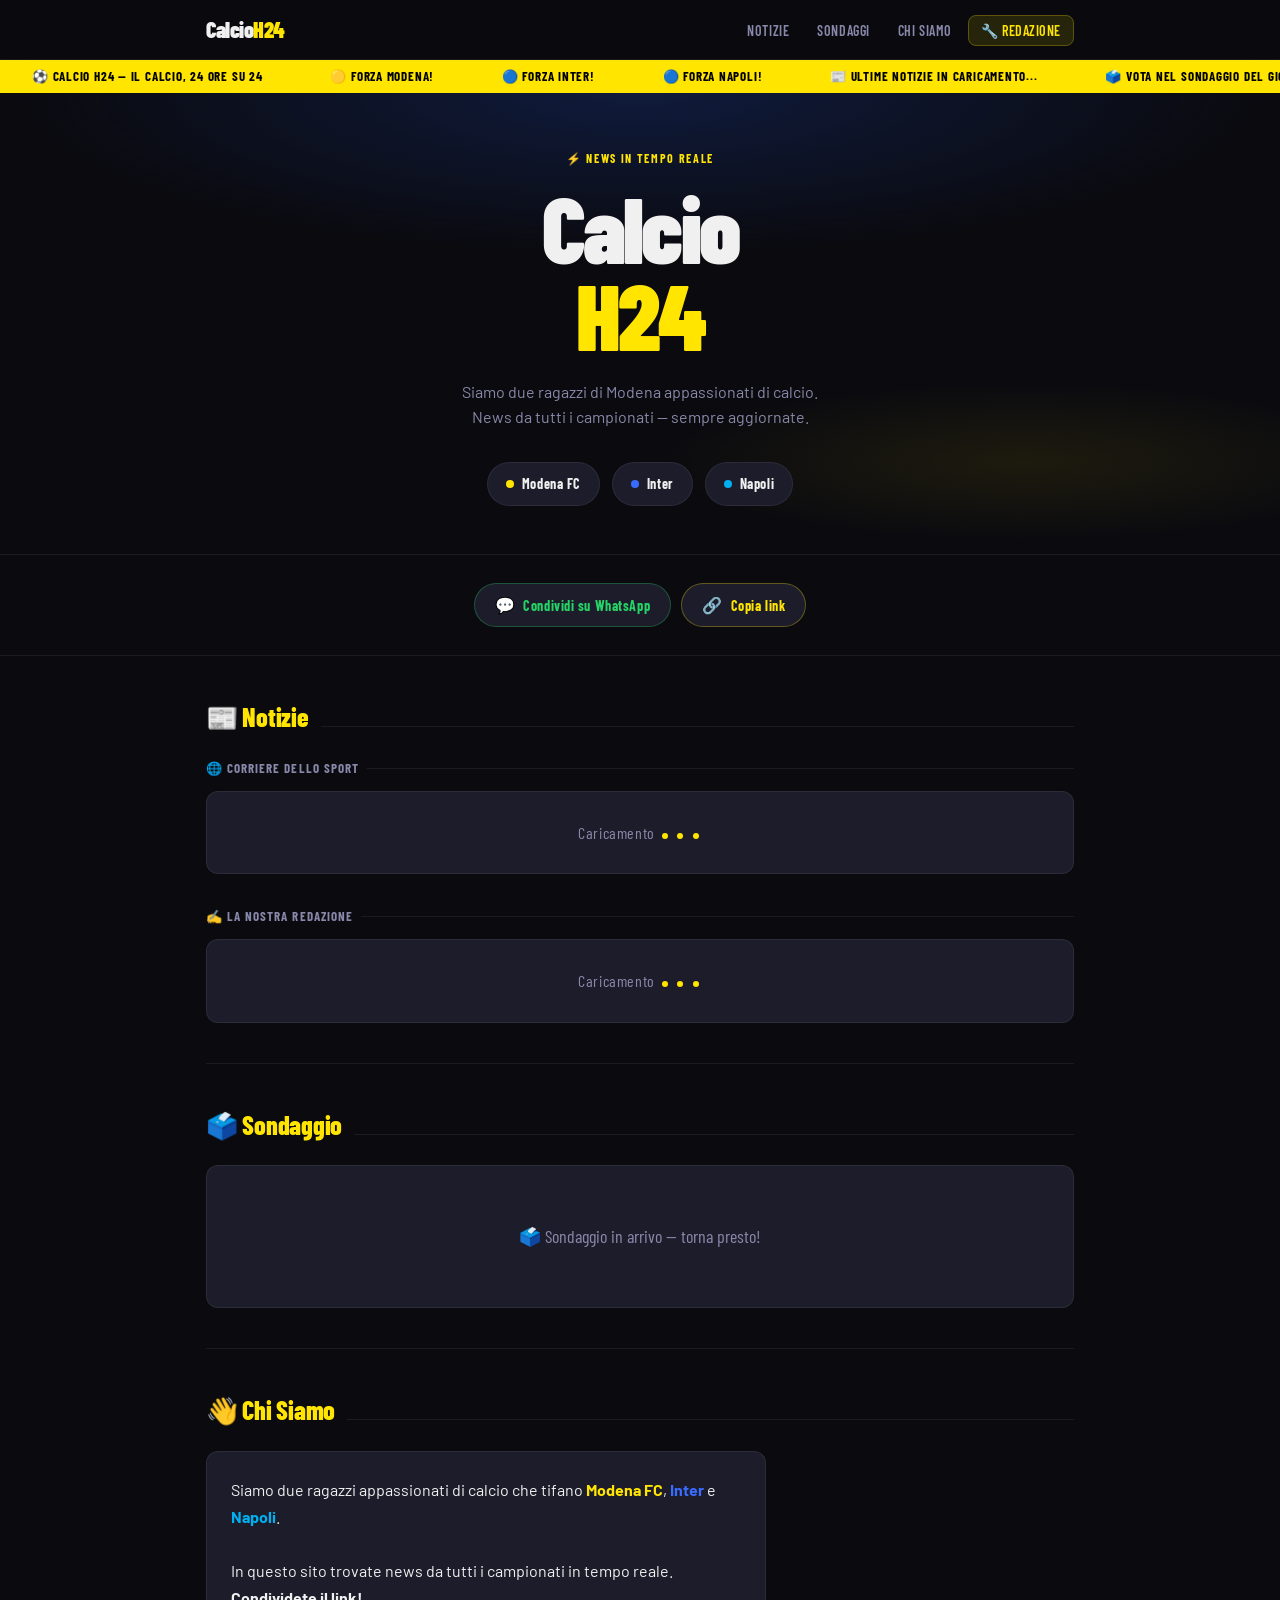
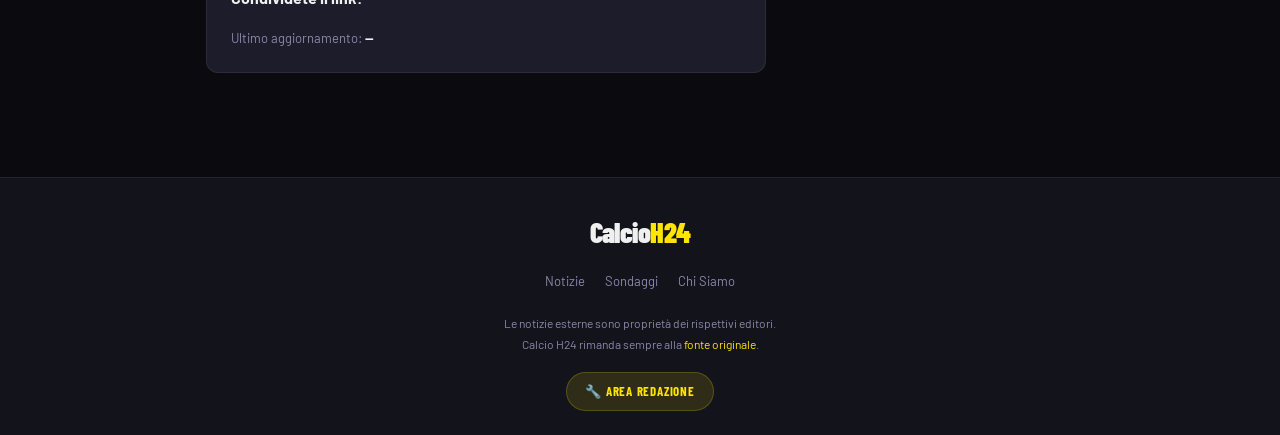
<file: index-new.html>
<!DOCTYPE html>
<html lang="it">
<head>
  <meta charset="UTF-8" />
  <meta name="viewport" content="width=device-width, initial-scale=1.0" />
  <meta name="description" content="Calcio H24 — News e aggiornamenti dai principali campionati in tempo reale." />

  <!-- Open Graph (link bello su WhatsApp/Instagram) -->
  <meta property="og:title" content="Calcio H24 ⚽" />
  <meta property="og:description" content="Il calcio, 24 ore su 24. News, sondaggi e aggiornamenti live." />
  <meta property="og:type" content="website" />
  <meta property="og:url" content="https://giulialoschi01-genius.github.io/calcio-h24/" />
  <meta property="og:image" content="https://giulialoschi01-genius.github.io/calcio-h24/og-image.png" />

  <title>Calcio H24 ⚽</title>

  <!-- Google Fonts -->
  <link rel="preconnect" href="https://fonts.googleapis.com" />
  <link rel="preconnect" href="https://fonts.gstatic.com" crossorigin />
  <link href="https://fonts.googleapis.com/css2?family=Barlow+Condensed:wght@400;600;700;800;900&family=Barlow:wght@400;500;600&display=swap" rel="stylesheet" />

  <style>
    /* ─── TOKENS ─────────────────────────────────────────── */
    :root {
      --bg:        #0a0a0f;
      --surface:   #13131c;
      --card:      #1c1c2a;
      --card-hover:#232336;
      --border:    rgba(255,255,255,0.07);
      --yellow:    #FFE500;
      --yellow-dim: rgba(255,229,0,0.12);
      --blue:      #1a3a8f;
      --blue-light:#3a6bff;
      --text:      #f0f0f0;
      --muted:     #8888aa;
      --radius:    12px;
      --nav-h:     60px;
    }

    /* ─── RESET ──────────────────────────────────────────── */
    *, *::before, *::after { box-sizing: border-box; margin: 0; padding: 0; }
    html { scroll-behavior: smooth; }
    body {
      background: var(--bg);
      color: var(--text);
      font-family: 'Barlow', sans-serif;
      font-size: 16px;
      line-height: 1.6;
      min-height: 100vh;
    }
    a { color: inherit; text-decoration: none; }
    img { display: block; max-width: 100%; }

    /* ─── SCROLLBAR ──────────────────────────────────────── */
    ::-webkit-scrollbar { width: 6px; }
    ::-webkit-scrollbar-track { background: var(--bg); }
    ::-webkit-scrollbar-thumb { background: var(--yellow); border-radius: 3px; }

    /* ─── UTILITY ────────────────────────────────────────── */
    .container { max-width: 900px; margin: 0 auto; padding: 0 16px; }
    .badge {
      display: inline-block;
      font-family: 'Barlow Condensed', sans-serif;
      font-size: 11px;
      font-weight: 700;
      letter-spacing: .08em;
      text-transform: uppercase;
      padding: 3px 9px;
      border-radius: 4px;
      background: var(--yellow-dim);
      color: var(--yellow);
    }
    .badge.blue { background: rgba(58,107,255,0.15); color: var(--blue-light); }
    .badge.red  { background: rgba(255,60,60,0.15); color: #ff6060; }

    /* ─── NAVBAR ─────────────────────────────────────────── */
    nav {
      position: sticky; top: 0; z-index: 100;
      height: var(--nav-h);
      background: rgba(10,10,15,0.85);
      backdrop-filter: blur(16px);
      -webkit-backdrop-filter: blur(16px);
      border-bottom: 1px solid var(--border);
      display: flex; align-items: center;
    }
    .nav-inner {
      width: 100%; max-width: 900px; margin: 0 auto;
      padding: 0 16px;
      display: flex; align-items: center; gap: 8px;
    }
    .nav-logo {
      font-family: 'Barlow Condensed', sans-serif;
      font-size: 22px; font-weight: 900;
      letter-spacing: -.02em;
      margin-right: auto;
    }
    .nav-logo span { color: var(--yellow); }
    .nav-links {
      display: flex; gap: 4px; align-items: center; list-style: none;
    }
    .nav-links a {
      font-family: 'Barlow Condensed', sans-serif;
      font-size: 14px; font-weight: 600;
      letter-spacing: .04em; text-transform: uppercase;
      padding: 6px 12px;
      border-radius: 8px;
      color: var(--muted);
      transition: color .2s, background .2s;
    }
    .nav-links a:hover { color: var(--text); background: var(--surface); }
    .nav-links a.admin {
      background: var(--yellow-dim);
      color: var(--yellow);
      border: 1px solid rgba(255,229,0,0.25);
    }
    .nav-links a.admin:hover { background: var(--yellow); color: #000; }

    /* Mobile nav */
    @media (max-width: 600px) {
      .nav-links a { padding: 6px 8px; font-size: 12px; }
      .nav-logo { font-size: 18px; }
    }

    /* ─── TICKER ─────────────────────────────────────────── */
    .ticker {
      background: var(--yellow);
      color: #000;
      font-family: 'Barlow Condensed', sans-serif;
      font-size: 13px; font-weight: 700;
      letter-spacing: .06em;
      text-transform: uppercase;
      overflow: hidden;
      white-space: nowrap;
      padding: 6px 0;
    }
    .ticker-track {
      display: inline-block;
      animation: ticker-scroll 30s linear infinite;
    }
    .ticker-track span { margin: 0 32px; }
    @keyframes ticker-scroll {
      from { transform: translateX(0); }
      to   { transform: translateX(-50%); }
    }

    /* ─── HERO ───────────────────────────────────────────── */
    .hero {
      padding: 56px 16px 48px;
      text-align: center;
      position: relative;
      overflow: hidden;
    }
    .hero::before {
      content: '';
      position: absolute; inset: 0;
      background:
        radial-gradient(ellipse 70% 50% at 50% 0%,
          rgba(26,58,143,0.35) 0%, transparent 70%),
        radial-gradient(ellipse 50% 30% at 80% 80%,
          rgba(255,229,0,0.08) 0%, transparent 60%);
      pointer-events: none;
    }
    .hero-tag {
      font-family: 'Barlow Condensed', sans-serif;
      font-size: 12px; font-weight: 700;
      letter-spacing: .14em; text-transform: uppercase;
      color: var(--yellow);
      margin-bottom: 16px;
    }
    .hero h1 {
      font-family: 'Barlow Condensed', sans-serif;
      font-size: clamp(52px, 12vw, 92px);
      font-weight: 900;
      line-height: .95;
      letter-spacing: -.03em;
      margin-bottom: 20px;
    }
    .hero h1 em {
      font-style: normal;
      color: var(--yellow);
    }
    .hero-sub {
      color: var(--muted);
      font-size: 16px;
      max-width: 480px;
      margin: 0 auto 32px;
    }
    .hero-teams {
      display: flex; justify-content: center;
      gap: 12px; flex-wrap: wrap;
    }
    .team-pill {
      display: inline-flex; align-items: center; gap: 8px;
      padding: 10px 18px;
      background: var(--card);
      border: 1px solid var(--border);
      border-radius: 100px;
      font-family: 'Barlow Condensed', sans-serif;
      font-size: 14px; font-weight: 700;
      letter-spacing: .04em;
      transition: border-color .2s, transform .2s;
    }
    .team-pill:hover { border-color: var(--yellow); transform: translateY(-2px); }
    .team-pill .dot {
      width: 8px; height: 8px;
      border-radius: 50%;
    }
    .dot-yellow { background: var(--yellow); }
    .dot-blue   { background: var(--blue-light); }
    .dot-azure  { background: #00b0f0; }

    /* ─── SECTION HEADER ─────────────────────────────────── */
    .section-header {
      display: flex; align-items: baseline; gap: 12px;
      margin-bottom: 20px;
    }
    .section-title {
      font-family: 'Barlow Condensed', sans-serif;
      font-size: 26px; font-weight: 800;
      letter-spacing: -.01em;
    }
    .section-title span { color: var(--yellow); }
    .section-divider {
      flex: 1; height: 1px;
      background: var(--border);
    }

    /* ─── MAIN LAYOUT ────────────────────────────────────── */
    main { padding-bottom: 64px; }
    .section { padding: 40px 0; }
    .section + .section {
      border-top: 1px solid var(--border);
    }

    /* ─── NEWS CARDS ─────────────────────────────────────── */
    .news-grid {
      display: grid;
      gap: 14px;
    }
    .news-card {
      background: var(--card);
      border: 1px solid var(--border);
      border-radius: var(--radius);
      padding: 18px 20px;
      display: flex; flex-direction: column; gap: 10px;
      transition: border-color .2s, transform .2s, background .2s;
      cursor: pointer;
    }
    .news-card:hover {
      border-color: rgba(255,229,0,0.3);
      background: var(--card-hover);
      transform: translateY(-2px);
    }
    .news-card-meta {
      display: flex; align-items: center; gap: 8px;
    }
    .news-card-time {
      font-size: 12px;
      color: var(--muted);
      margin-left: auto;
    }
    .news-card h3 {
      font-family: 'Barlow Condensed', sans-serif;
      font-size: 19px; font-weight: 700;
      line-height: 1.2;
    }
    .news-card p {
      font-size: 14px;
      color: var(--muted);
      line-height: 1.5;
    }
    .news-card-footer {
      display: flex; align-items: center;
      gap: 8px; margin-top: 4px;
    }
    .news-card-source {
      font-size: 12px; color: var(--muted);
      display: flex; align-items: center; gap: 4px;
    }
    .news-card-source::before {
      content: '🔗';
      font-size: 10px;
    }
    .read-more {
      margin-left: auto;
      font-family: 'Barlow Condensed', sans-serif;
      font-size: 13px; font-weight: 700;
      letter-spacing: .06em; text-transform: uppercase;
      color: var(--yellow);
      opacity: 0;
      transition: opacity .2s;
    }
    .news-card:hover .read-more { opacity: 1; }

    /* Source sub-header */
    .source-label {
      font-family: 'Barlow Condensed', sans-serif;
      font-size: 13px; font-weight: 700;
      letter-spacing: .08em; text-transform: uppercase;
      color: var(--muted);
      margin-bottom: 12px;
      display: flex; align-items: center; gap: 8px;
    }
    .source-label::after {
      content: '';
      flex: 1; height: 1px;
      background: var(--border);
    }

    /* Loading state */
    .loading-state {
      background: var(--card);
      border: 1px solid var(--border);
      border-radius: var(--radius);
      padding: 28px 20px;
      text-align: center;
      color: var(--muted);
      font-family: 'Barlow Condensed', sans-serif;
      font-size: 16px;
      letter-spacing: .04em;
    }
    .loading-dot {
      display: inline-block;
      width: 6px; height: 6px;
      background: var(--yellow);
      border-radius: 50%;
      margin: 0 3px;
      animation: pulse-dot 1.2s ease-in-out infinite;
    }
    .loading-dot:nth-child(2) { animation-delay: .2s; }
    .loading-dot:nth-child(3) { animation-delay: .4s; }
    @keyframes pulse-dot {
      0%,80%,100% { transform: scale(.6); opacity: .4; }
      40%          { transform: scale(1); opacity: 1; }
    }

    /* ─── SONDAGGI ───────────────────────────────────────── */
    .poll-card {
      background: var(--card);
      border: 1px solid var(--border);
      border-radius: var(--radius);
      padding: 24px;
    }
    .poll-question {
      font-family: 'Barlow Condensed', sans-serif;
      font-size: 22px; font-weight: 800;
      margin-bottom: 20px;
      line-height: 1.2;
    }
    .poll-options { display: flex; flex-direction: column; gap: 10px; }
    .poll-option {
      position: relative;
      background: var(--surface);
      border: 1px solid var(--border);
      border-radius: 8px;
      overflow: hidden;
      cursor: pointer;
      transition: border-color .2s;
    }
    .poll-option:hover { border-color: rgba(255,229,0,0.4); }
    .poll-option.voted { border-color: var(--yellow); }
    .poll-bar {
      position: absolute; top: 0; left: 0; bottom: 0;
      background: var(--yellow-dim);
      border-radius: 8px;
      transition: width .6s cubic-bezier(.4,0,.2,1);
      pointer-events: none;
    }
    .poll-option-inner {
      position: relative;
      display: flex; align-items: center;
      padding: 13px 16px;
      gap: 10px;
    }
    .poll-option-label {
      font-family: 'Barlow Condensed', sans-serif;
      font-size: 16px; font-weight: 700;
    }
    .poll-option-pct {
      margin-left: auto;
      font-family: 'Barlow Condensed', sans-serif;
      font-size: 15px; font-weight: 800;
      color: var(--yellow);
      min-width: 36px; text-align: right;
    }
    .poll-meta {
      margin-top: 14px;
      font-size: 13px;
      color: var(--muted);
      display: flex; align-items: center; gap: 6px;
    }
    .poll-placeholder {
      text-align: center;
      padding: 32px;
      color: var(--muted);
      font-family: 'Barlow Condensed', sans-serif;
      font-size: 18px;
    }

    /* ─── SHARE BAR ──────────────────────────────────────── */
    .share-bar {
      display: flex; gap: 10px; justify-content: center;
      padding: 28px 16px;
      border-top: 1px solid var(--border);
      border-bottom: 1px solid var(--border);
    }
    .share-btn {
      display: inline-flex; align-items: center; gap: 8px;
      padding: 11px 20px;
      border-radius: 100px;
      font-family: 'Barlow Condensed', sans-serif;
      font-size: 14px; font-weight: 700;
      letter-spacing: .04em;
      border: 1px solid var(--border);
      background: var(--card);
      color: var(--text);
      cursor: pointer;
      transition: all .2s;
    }
    .share-btn.wa  { border-color: rgba(37,211,102,.3); color: #25d366; }
    .share-btn.wa:hover  { background: rgba(37,211,102,.12); }
    .share-btn.copy { border-color: rgba(255,229,0,.3); color: var(--yellow); }
    .share-btn.copy:hover { background: var(--yellow-dim); }
    .share-btn .icon { font-size: 16px; }

    /* ─── FOOTER ─────────────────────────────────────────── */
    footer {
      background: var(--surface);
      border-top: 1px solid var(--border);
      padding: 32px 16px 24px;
      text-align: center;
    }
    .footer-logo {
      font-family: 'Barlow Condensed', sans-serif;
      font-size: 28px; font-weight: 900;
      letter-spacing: -.02em;
      margin-bottom: 12px;
    }
    .footer-logo span { color: var(--yellow); }
    .footer-links {
      display: flex; justify-content: center;
      gap: 20px; list-style: none;
      margin-bottom: 20px;
    }
    .footer-links a {
      font-size: 13px;
      color: var(--muted);
      transition: color .2s;
    }
    .footer-links a:hover { color: var(--text); }
    .footer-meta {
      font-size: 12px;
      color: var(--muted);
      line-height: 1.8;
    }
    .footer-meta a { color: var(--yellow); }
    .footer-admin-link {
      display: inline-flex; align-items: center; gap: 6px;
      margin-top: 16px;
      padding: 8px 18px;
      background: var(--yellow-dim);
      border: 1px solid rgba(255,229,0,0.2);
      border-radius: 100px;
      font-family: 'Barlow Condensed', sans-serif;
      font-size: 13px; font-weight: 700;
      letter-spacing: .06em; text-transform: uppercase;
      color: var(--yellow);
      transition: background .2s;
    }
    .footer-admin-link:hover { background: var(--yellow); color: #000; }

    /* ─── ANIMATIONS ─────────────────────────────────────── */
    @keyframes fade-up {
      from { opacity: 0; transform: translateY(20px); }
      to   { opacity: 1; transform: translateY(0); }
    }
    .fade-up { animation: fade-up .5s ease forwards; }
    .fade-up-1 { animation-delay: .1s; opacity: 0; }
    .fade-up-2 { animation-delay: .2s; opacity: 0; }
    .fade-up-3 { animation-delay: .3s; opacity: 0; }
    .fade-up-4 { animation-delay: .4s; opacity: 0; }
  </style>
</head>
<body>

  <!-- ── NAVBAR ──────────────────────────────────────── -->
  <nav>
    <div class="nav-inner">
      <a href="#" class="nav-logo">Calcio<span>H24</span></a>
      <ul class="nav-links">
        <li><a href="#notizie">Notizie</a></li>
        <li><a href="#sondaggi">Sondaggi</a></li>
        <li><a href="#chi-siamo">Chi Siamo</a></li>
        <li><a href="https://giulialoschi01-genius.github.io/calcio-h24/admin/" class="admin">🔧 Redazione</a></li>
      </ul>
    </div>
  </nav>

  <!-- ── TICKER ───────────────────────────────────────── -->
  <div class="ticker" role="marquee" aria-label="Aggiornamenti live">
    <span class="ticker-track" id="tickerTrack">
      <span>⚽ Calcio H24 — Il calcio, 24 ore su 24</span>
      <span>🟡 Forza Modena!</span>
      <span>🔵 Forza Inter!</span>
      <span>🔵 Forza Napoli!</span>
      <span>📰 Ultime notizie in caricamento...</span>
      <span>🗳️ Vota nel sondaggio del giorno!</span>
      <!-- Duplicate for seamless loop -->
      <span>⚽ Calcio H24 — Il calcio, 24 ore su 24</span>
      <span>🟡 Forza Modena!</span>
      <span>🔵 Forza Inter!</span>
      <span>🔵 Forza Napoli!</span>
      <span>📰 Ultime notizie in caricamento...</span>
      <span>🗳️ Vota nel sondaggio del giorno!</span>
    </span>
  </div>

  <!-- ── HERO ─────────────────────────────────────────── -->
  <section class="hero">
    <div class="hero-tag fade-up fade-up-1">⚡ News in tempo reale</div>
    <h1 class="fade-up fade-up-2">
      Calcio<br /><em>H24</em>
    </h1>
    <p class="hero-sub fade-up fade-up-3">
      Siamo due ragazzi di Modena appassionati di calcio.<br />
      News da tutti i campionati — sempre aggiornate.
    </p>
    <div class="hero-teams fade-up fade-up-4">
      <a class="team-pill" href="https://modenacalcio.com/" target="_blank" rel="noopener">
        <span class="dot dot-yellow"></span>Modena FC
      </a>
      <a class="team-pill" href="https://www.inter.it/it" target="_blank" rel="noopener">
        <span class="dot dot-blue"></span>Inter
      </a>
      <a class="team-pill" href="https://sscnapoli.it/" target="_blank" rel="noopener">
        <span class="dot dot-azure"></span>Napoli
      </a>
    </div>
  </section>

  <!-- ── SHARE BAR ─────────────────────────────────────── -->
  <div class="share-bar">
    <button class="share-btn wa" onclick="shareWhatsApp()">
      <span class="icon">💬</span> Condividi su WhatsApp
    </button>
    <button class="share-btn copy" id="copyBtn" onclick="copyLink()">
      <span class="icon">🔗</span> Copia link
    </button>
  </div>

  <!-- ── MAIN ──────────────────────────────────────────── -->
  <main>
    <div class="container">

      <!-- NOTIZIE -->
      <section class="section" id="notizie">
        <div class="section-header">
          <h2 class="section-title">📰 <span>Notizie</span></h2>
          <div class="section-divider"></div>
        </div>

        <!-- Notizie dalla Rete -->
        <div class="source-label">🌐 Corriere dello Sport</div>
        <div class="news-grid" id="notizie-rete">
          <div class="loading-state">
            Caricamento
            <span class="loading-dot"></span>
            <span class="loading-dot"></span>
            <span class="loading-dot"></span>
          </div>
        </div>

        <!-- Notizie Redazione -->
        <div class="source-label" style="margin-top: 32px;">✍️ La Nostra Redazione</div>
        <div class="news-grid" id="notizie-redazione">
          <div class="loading-state">
            Caricamento
            <span class="loading-dot"></span>
            <span class="loading-dot"></span>
            <span class="loading-dot"></span>
          </div>
        </div>
      </section>

      <!-- SONDAGGI -->
      <section class="section" id="sondaggi">
        <div class="section-header">
          <h2 class="section-title">🗳️ <span>Sondaggio</span></h2>
          <div class="section-divider"></div>
        </div>
        <div class="poll-card" id="poll-container">
          <div class="poll-placeholder">
            🗳️ Sondaggio in arrivo — torna presto!
          </div>
        </div>
      </section>

      <!-- CHI SIAMO -->
      <section class="section" id="chi-siamo">
        <div class="section-header">
          <h2 class="section-title">👋 <span>Chi Siamo</span></h2>
          <div class="section-divider"></div>
        </div>
        <div style="background: var(--card); border: 1px solid var(--border); border-radius: var(--radius); padding: 24px; max-width: 560px;">
          <p style="font-size: 16px; line-height: 1.7;">
            Siamo due ragazzi appassionati di calcio che tifano
            <strong style="color: var(--yellow);">Modena FC</strong>,
            <strong style="color: var(--blue-light);">Inter</strong> e
            <strong style="color: #00b0f0;">Napoli</strong>.<br /><br />
            In questo sito trovate news da tutti i campionati in tempo reale.
            <strong>Condividete il link!</strong>
          </p>
          <p style="font-size: 13px; color: var(--muted); margin-top: 16px;">
            Ultimo aggiornamento: <strong id="last-update" style="color: var(--text);">—</strong>
          </p>
        </div>
      </section>

    </div>
  </main>

  <!-- ── FOOTER ────────────────────────────────────────── -->
  <footer>
    <div class="footer-logo">Calcio<span>H24</span></div>
    <ul class="footer-links">
      <li><a href="#notizie">Notizie</a></li>
      <li><a href="#sondaggi">Sondaggi</a></li>
      <li><a href="#chi-siamo">Chi Siamo</a></li>
    </ul>
    <p class="footer-meta">
      Le notizie esterne sono proprietà dei rispettivi editori.<br />
      Calcio H24 rimanda sempre alla <a href="#">fonte originale</a>.
    </p>
    <a href="https://giulialoschi01-genius.github.io/calcio-h24/admin/" class="footer-admin-link">
      🔧 Area Redazione
    </a>
  </footer>

  <!-- ── JS ────────────────────────────────────────────── -->
  <script>
    /* ── Helpers ─────────────────────────────────────── */
    function formatTime(iso) {
      if (!iso) return '';
      try {
        return new Date(iso).toLocaleString('it-IT', {
          day: '2-digit', month: 'short',
          hour: '2-digit', minute: '2-digit'
        });
      } catch { return ''; }
    }

    /* ── Build news card HTML ─────────────────────────── */
    function buildCard(item) {
      const badgeClass = item.source === 'redazione' ? '' : 'blue';
      const badgeLabel = item.categoria || (item.source === 'redazione' ? 'Redazione' : 'Serie A');
      return `
        <article class="news-card" onclick="${item.link ? `window.open('${item.link}','_blank')` : ''}">
          <div class="news-card-meta">
            <span class="badge ${badgeClass}">${badgeLabel}</span>
            <span class="news-card-time">${formatTime(item.data || item.date)}</span>
          </div>
          <h3>${item.titolo || item.title || ''}</h3>
          ${item.sommario || item.abstract
            ? `<p>${item.sommario || item.abstract}</p>` : ''}
          <div class="news-card-footer">
            ${item.fonte || item.source_name
              ? `<span class="news-card-source">${item.fonte || item.source_name}</span>` : ''}
            <span class="read-more">Leggi →</span>
          </div>
        </article>`;
    }

    /* ── Render news list ─────────────────────────────── */
    function renderNews(containerId, items) {
      const el = document.getElementById(containerId);
      if (!el) return;
      if (!items || items.length === 0) {
        el.innerHTML = `<div class="loading-state">Nessuna notizia disponibile al momento.</div>`;
        return;
      }
      el.innerHTML = items.map(buildCard).join('');
    }

    /* ── Poll widget ──────────────────────────────────── */
    function renderPoll(poll) {
      const container = document.getElementById('poll-container');
      if (!container || !poll || !poll.domanda) return;

      const storedVote = localStorage.getItem('ch24_poll_' + poll.id);
      const hasVoted = !!storedVote;
      const total = poll.opzioni.reduce((s, o) => s + (o.voti || 0), 0);

      container.innerHTML = `
        <h3 class="poll-question">${poll.domanda}</h3>
        <div class="poll-options" id="poll-opts"></div>
        <p class="poll-meta">🗳️ <strong>${total}</strong> vot${total === 1 ? 'o' : 'i'} totali</p>`;

      const optsEl = document.getElementById('poll-opts');
      poll.opzioni.forEach((opt, i) => {
        const pct = total > 0 ? Math.round((opt.voti || 0) / total * 100) : 0;
        const div = document.createElement('div');
        div.className = 'poll-option' + (storedVote == i ? ' voted' : '');
        div.innerHTML = `
          <div class="poll-bar" style="width:0%"></div>
          <div class="poll-option-inner">
            <span class="poll-option-label">${opt.testo}</span>
            ${hasVoted ? `<span class="poll-option-pct">${pct}%</span>` : ''}
          </div>`;
        if (!hasVoted) {
          div.addEventListener('click', () => castVote(poll, i));
        }
        optsEl.appendChild(div);
        // animate bar after render
        if (hasVoted) {
          requestAnimationFrame(() => {
            div.querySelector('.poll-bar').style.width = pct + '%';
          });
        }
      });
    }

    function castVote(poll, idx) {
      poll.opzioni[idx].voti = (poll.opzioni[idx].voti || 0) + 1;
      localStorage.setItem('ch24_poll_' + poll.id, idx);
      renderPoll(poll);
    }

    /* ── Share functions ──────────────────────────────── */
    function shareWhatsApp() {
      const url = encodeURIComponent(window.location.href);
      const text = encodeURIComponent('Guarda Calcio H24 — news calcio in tempo reale! ⚽');
      window.open(`https://wa.me/?text=${text}%20${url}`, '_blank');
    }

    function copyLink() {
      navigator.clipboard.writeText(window.location.href).then(() => {
        const btn = document.getElementById('copyBtn');
        btn.innerHTML = '<span class="icon">✅</span> Copiato!';
        setTimeout(() => {
          btn.innerHTML = '<span class="icon">🔗</span> Copia link';
        }, 2000);
      });
    }

    /* ── Last update timestamp ────────────────────────── */
    function setLastUpdate(ts) {
      const el = document.getElementById('last-update');
      if (el && ts) el.textContent = formatTime(ts);
    }

    /* ───────────────────────────────────────────────────
       🔌 HOOK PUNTO DI INTEGRAZIONE
       Sostituisci questo blocco con il tuo loader reale.
       Chiama renderNews() e renderPoll() con i dati reali
       quando arrivano dal tuo JSON/API.
    ─────────────────────────────────────────────────── */
    window.CalcioH24 = {
      renderNews,
      renderPoll,
      setLastUpdate,
    };

    // Esempio placeholder – rimuovi o sostituisci con il tuo fetch reale:
    // fetch('/calcio-h24/data/notizie.json')
    //   .then(r => r.json())
    //   .then(d => {
    //     CalcioH24.renderNews('notizie-rete', d.notizie_rete);
    //     CalcioH24.renderNews('notizie-redazione', d.notizie_redazione);
    //     CalcioH24.renderPoll(d.sondaggio_attivo);
    //     CalcioH24.setLastUpdate(d.aggiornato_il);
    //   });
  </script>

</body>
</html>
</file>
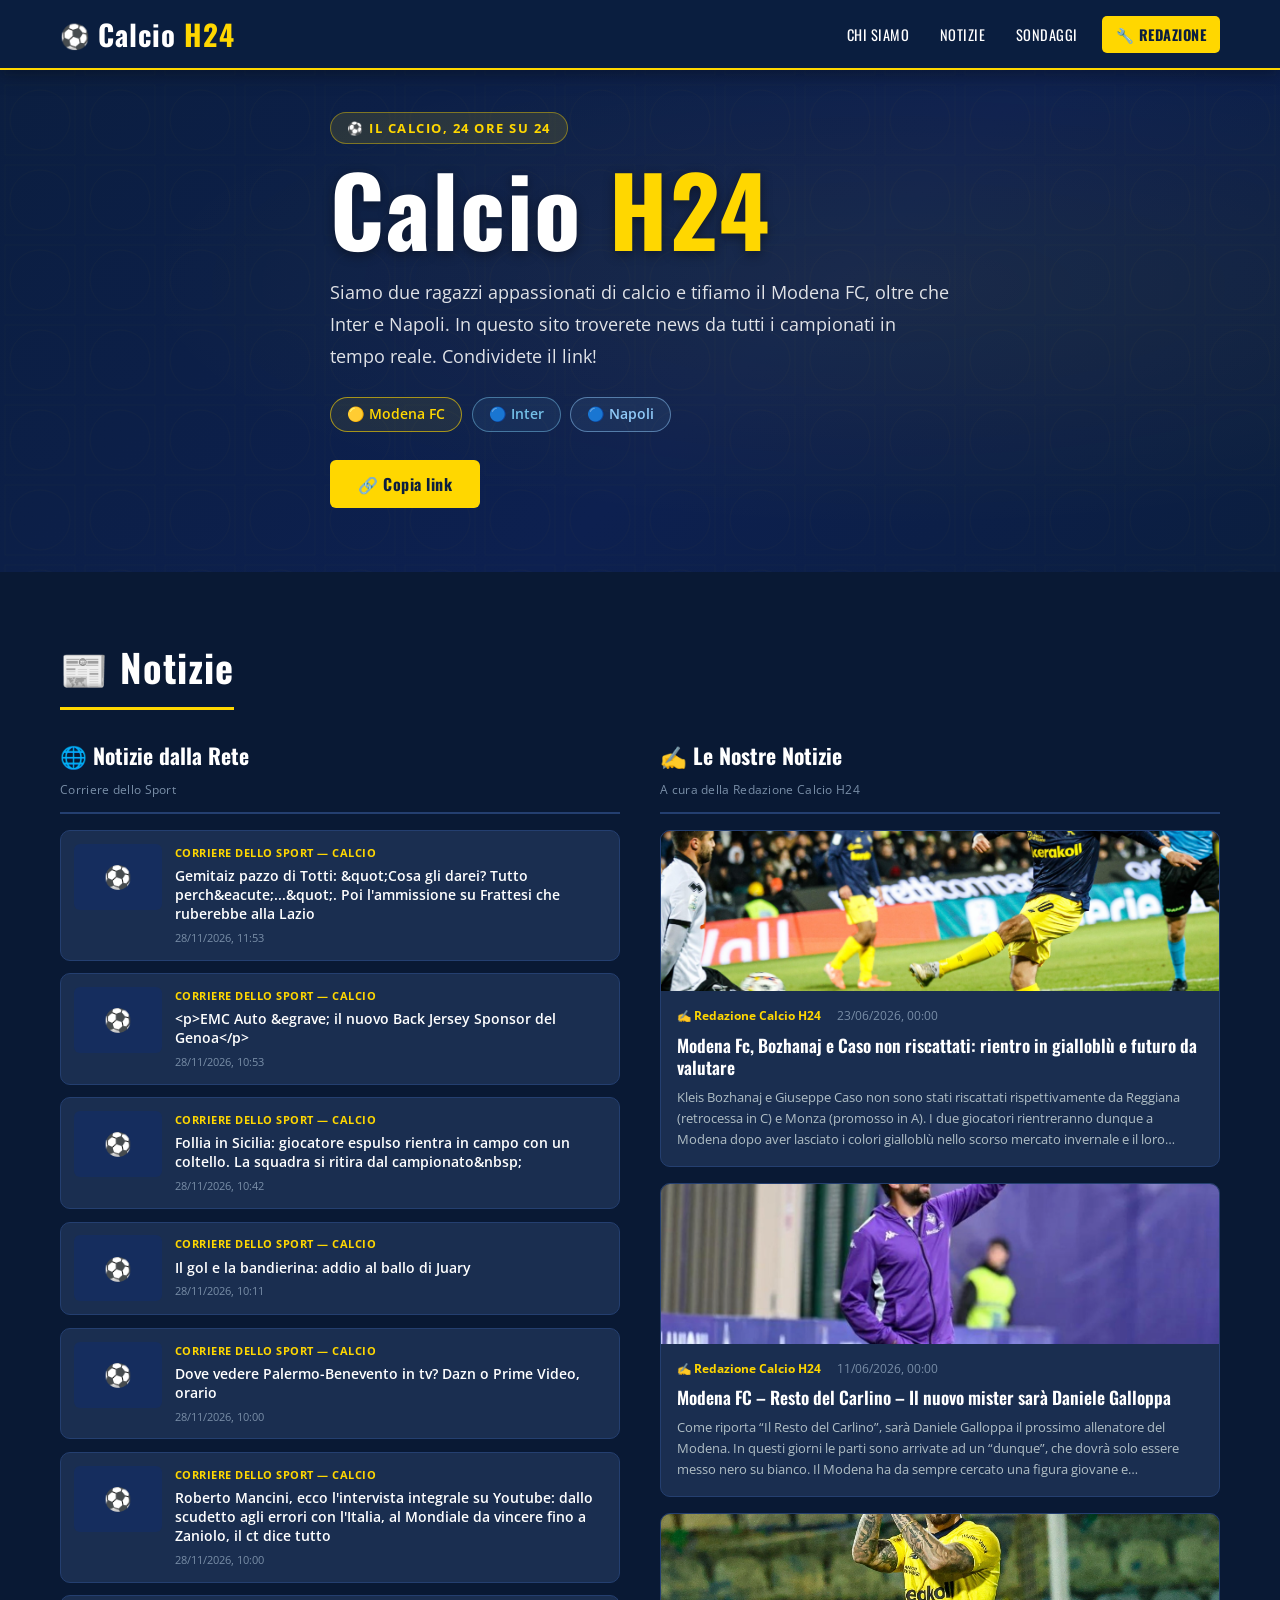
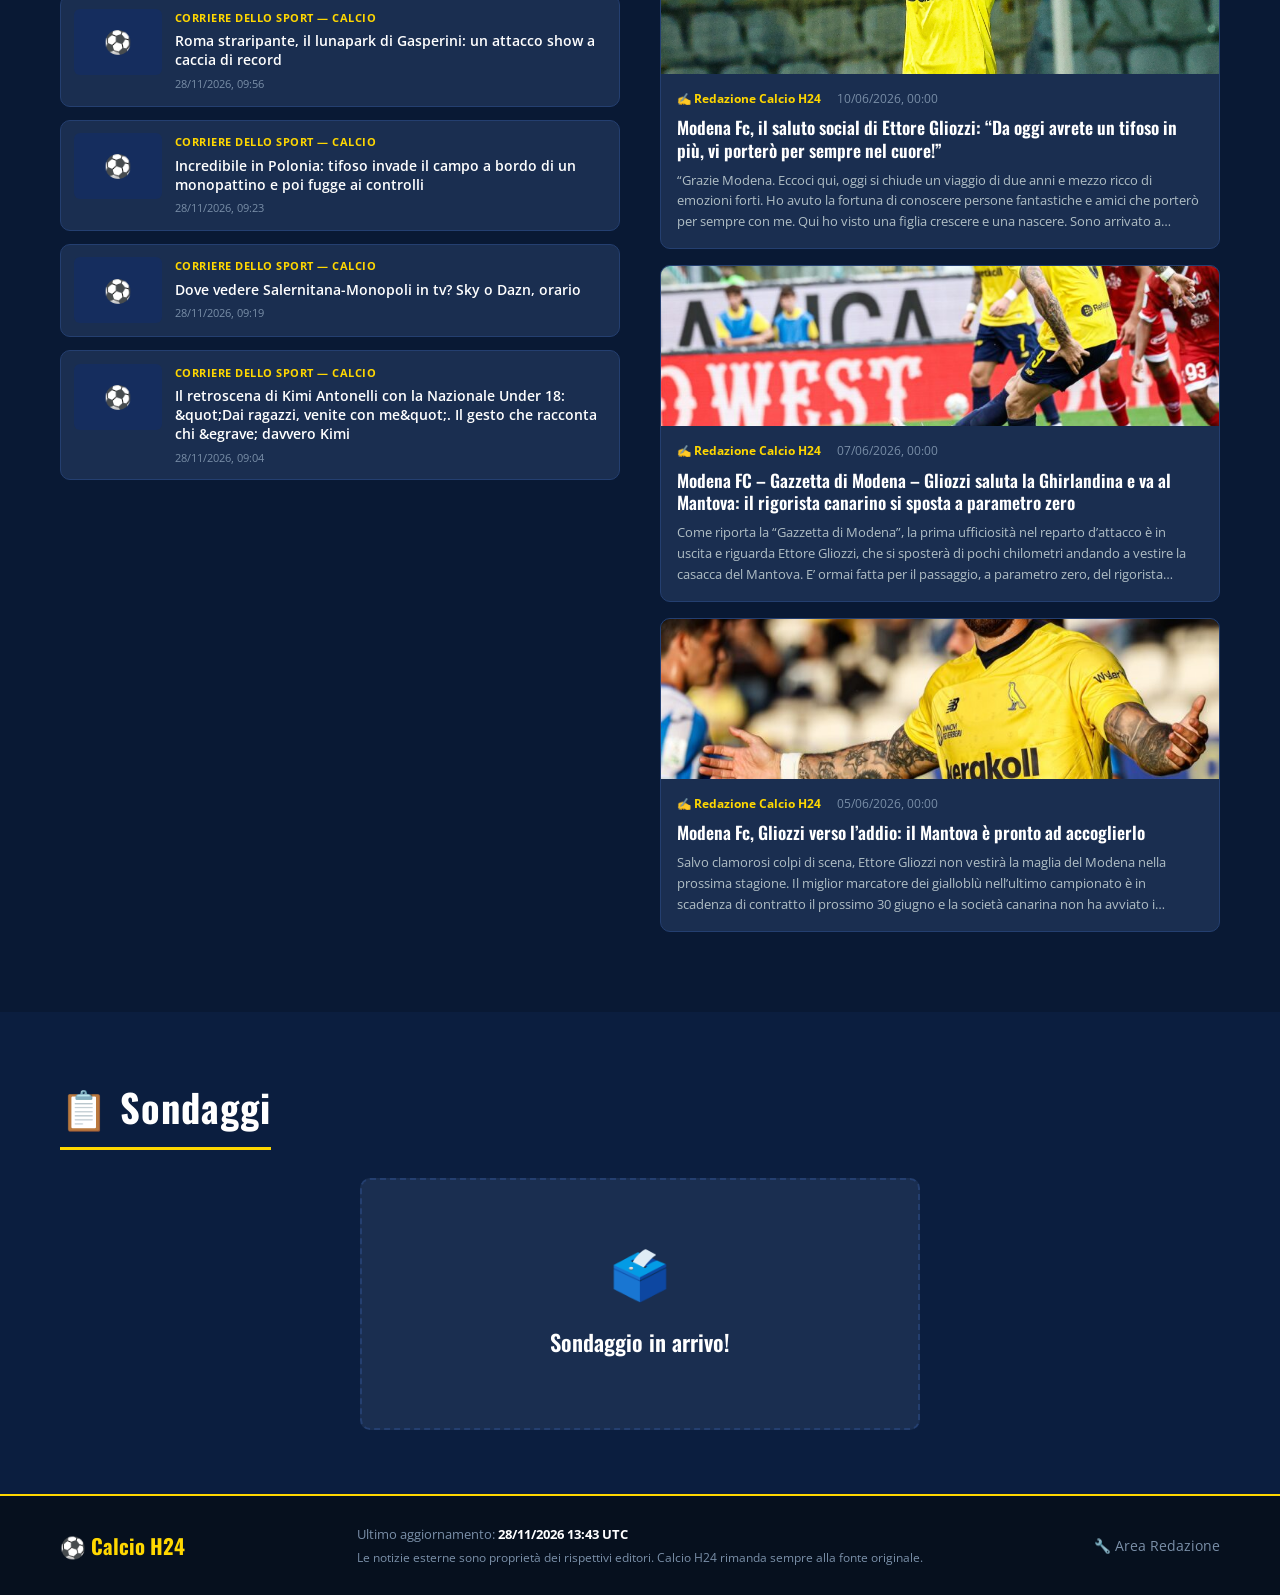
<file: index-old.html>
<!DOCTYPE html>
<html lang="it">
<head>
  <meta charset="UTF-8" />
  <meta name="viewport" content="width=device-width, initial-scale=1.0" />
  <meta name="description" content="Calcio H24 — News e aggiornamenti dai principali campionati in tempo reale." />
  <title>Calcio H24 ⚽</title>
  <link rel="stylesheet" href="style.css" />
  <!-- Google Fonts: Oswald (titoli sportivi) + Open Sans (corpo testo) -->
  <link rel="preconnect" href="https://fonts.googleapis.com" />
  <link rel="preconnect" href="https://fonts.gstatic.com" crossorigin />
  <link href="https://fonts.googleapis.com/css2?family=Oswald:wght@400;600;700&family=Open+Sans:wght@400;500;600&display=swap" rel="stylesheet" />
</head>
<body>

  <!-- ══════════════════════════════════════════════════════
       HEADER — Logo + navigazione desktop/mobile
  ══════════════════════════════════════════════════════ -->
  <header id="header">
    <div class="header-inner">

      <div class="logo">
        <span class="logo-emoji">⚽</span>
        <span class="logo-text">Calcio <span class="logo-accent">H24</span></span>
      </div>

      <!-- Pulsante hamburger (solo mobile) -->
      <button class="menu-toggle" id="menuToggle" aria-label="Apri menu" aria-expanded="false">
        <span></span><span></span><span></span>
      </button>

      <nav class="nav" id="nav">
        <a href="#chi-siamo"   class="nav-link">Chi Siamo</a>
        <a href="#notizie"     class="nav-link">Notizie</a>
        <a href="#sondaggi"    class="nav-link">Sondaggi</a>
        <a href="admin/" class="nav-link nav-cms" target="_blank" rel="noopener">🔧 Redazione</a>
      </nav>

    </div>
  </header>

  <!-- ══════════════════════════════════════════════════════
       HERO / CHI SIAMO
  ══════════════════════════════════════════════════════ -->
  <section id="chi-siamo" class="section-hero">
    <div class="container hero-content">
      <div class="hero-badge" id="hero-sottotitolo">⚽ Il calcio, 24 ore su 24</div>
      <h1 class="hero-title">Calcio <span class="accent">H24</span></h1>
      <p class="hero-text" id="hero-testo">
        Siamo due ragazzi appassionati di calcio e tifiamo il Modena FC,
        oltre che Inter e Napoli. In questo sito troverete news da tutti i
        campionati in tempo reale. <strong>Condividete il link!</strong>
      </p>
      <div class="hero-badges">
        <a href="https://modenacalcio.com/" class="team-badge modena" target="_blank" rel="noopener noreferrer">🟡 Modena FC</a>
        <a href="https://www.inter.it/it"   class="team-badge inter"  target="_blank" rel="noopener noreferrer">🔵 Inter</a>
        <a href="https://sscnapoli.it/"     class="team-badge napoli" target="_blank" rel="noopener noreferrer">🔵 Napoli</a>
      </div>
      <button
        class="btn-condividi"
        onclick="navigator.clipboard.writeText(window.location.href); this.textContent='✓ Copiato!'; setTimeout(()=>this.textContent='🔗 Copia link',2000)">
        🔗 Copia link
      </button>
    </div>
  </section>

  <!-- ══════════════════════════════════════════════════════
       NOTIZIE — Due colonne: rete + redazione
  ══════════════════════════════════════════════════════ -->
  <section id="notizie" class="section section-dark">
    <div class="container">
      <h2 class="section-title">📰 Notizie</h2>
      <div class="notizie-grid">

        <!-- Colonna 1: Notizie da RSS + NewsAPI -->
        <div class="colonna-notizie">
          <div class="colonna-header">
            <h3>🌐 Notizie dalla Rete</h3>
            <span class="colonna-sub">Corriere dello Sport</span>
          </div>
          <div id="notizie-rete" class="notizie-lista">
            <div class="loading">⏳ Caricamento notizie...</div>
          </div>
        </div>

        <!-- Colonna 2: Notizie scritte dalla redazione via Decap CMS -->
        <div class="colonna-notizie">
          <div class="colonna-header">
            <h3>✍️ Le Nostre Notizie</h3>
            <span class="colonna-sub">A cura della Redazione Calcio H24</span>
          </div>
          <div id="notizie-redazione" class="notizie-lista">
            <div class="loading">⏳ Caricamento notizie...</div>
          </div>
        </div>

      </div>
    </div>
  </section>

  <!-- ══════════════════════════════════════════════════════
       SONDAGGI — Embed Tally.so
       ISTRUZIONI: sostituisci il placeholder con il tuo
       embed copiato da tally.so → Share → Embed
  ══════════════════════════════════════════════════════ -->
  <section id="sondaggi" class="section">
    <div class="container">
      <h2 class="section-title">📋 Sondaggi</h2>

      <!-- PLACEHOLDER — da sostituire con embed Tally -->
      <div class="tally-placeholder">
        <div class="tally-icon">🗳️</div>
        <p class="tally-titolo">Sondaggio in arrivo!</p>
        
      </div>
      <!--
        ESEMPIO embed Tally (decommenta e cambia TUO_ID):
        <iframe
          data-tally-src="https://tally.so/embed/TUO_ID?alignLeft=1&transparentBackground=1&dynamicHeight=1"
          loading="lazy" width="100%" height="500" frameborder="0"
          title="Sondaggio Calcio H24">
        </iframe>
        <script async src="https://tally.so/widgets/embed.js"></script>
      -->
    </div>
  </section>

  <!-- ══════════════════════════════════════════════════════
       FOOTER — Data e ora ultimo aggiornamento automatico
  ══════════════════════════════════════════════════════ -->
  <footer class="footer">
    <div class="container footer-inner">
      <div class="footer-logo">⚽ Calcio H24</div>
      <div class="footer-info">
        <p>Ultimo aggiornamento: <strong id="ultimo-aggiornamento">—</strong></p>
        <p class="footer-disclaimer">
          Le notizie esterne sono proprietà dei rispettivi editori.
          Calcio H24 rimanda sempre alla fonte originale.
        </p>
      </div>
      <div class="footer-links">
        <a href="admin/" target="_blank" rel="noopener">🔧 Area Redazione</a>
      </div>
    </div>
  </footer>

  <script src="app.js"></script>
</body>
</html>
</file>
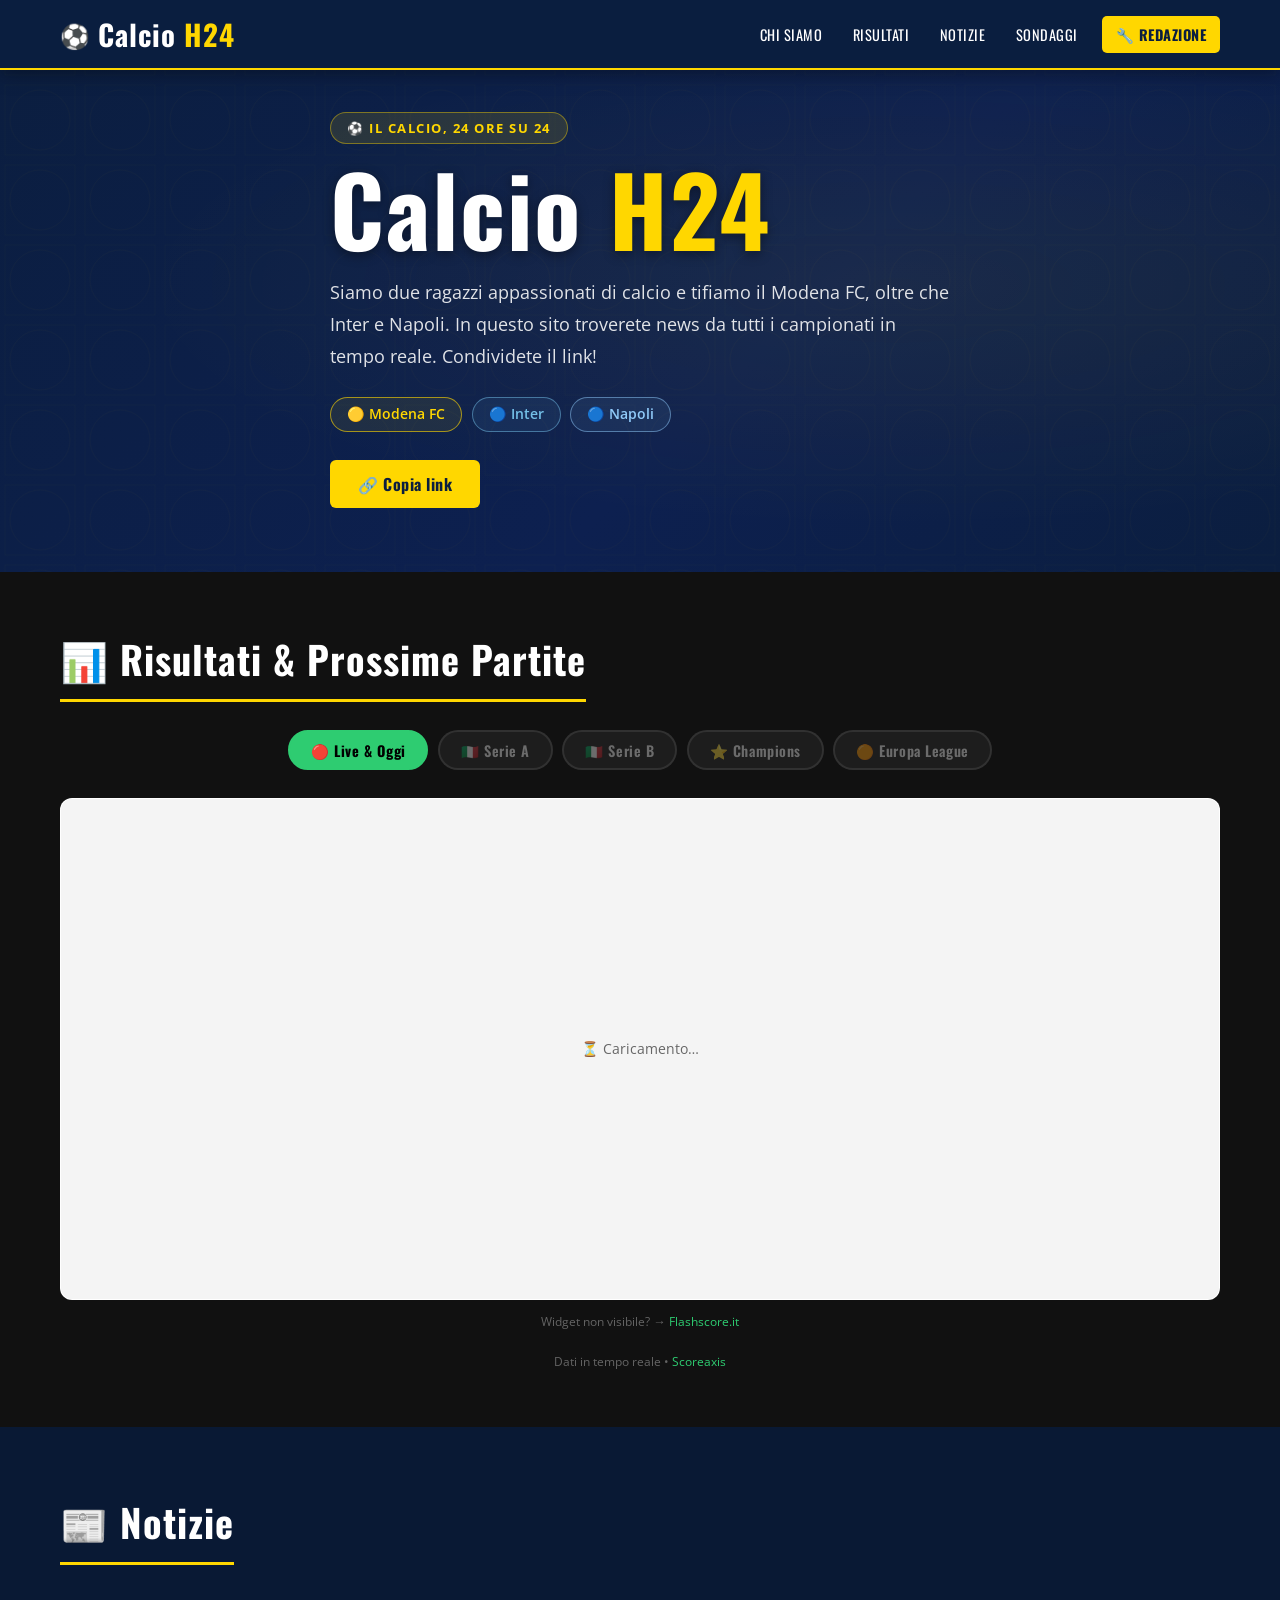
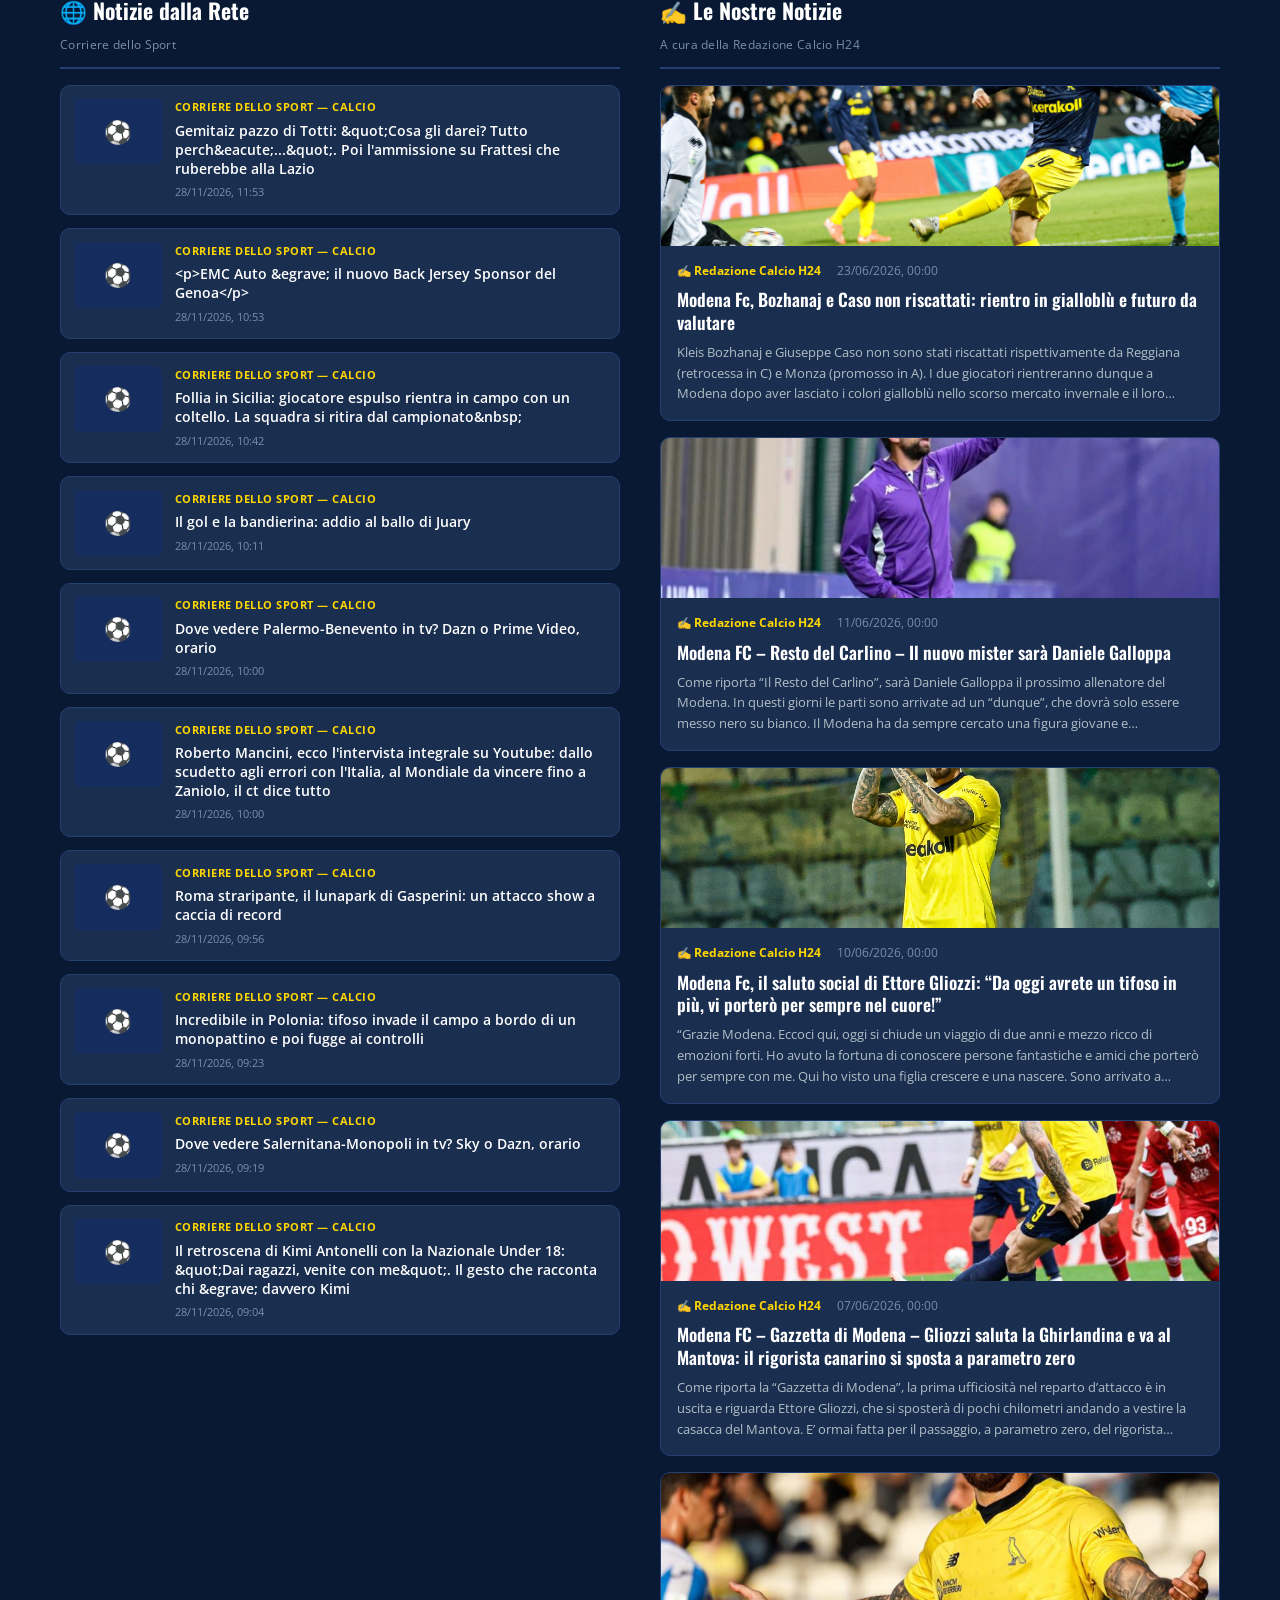
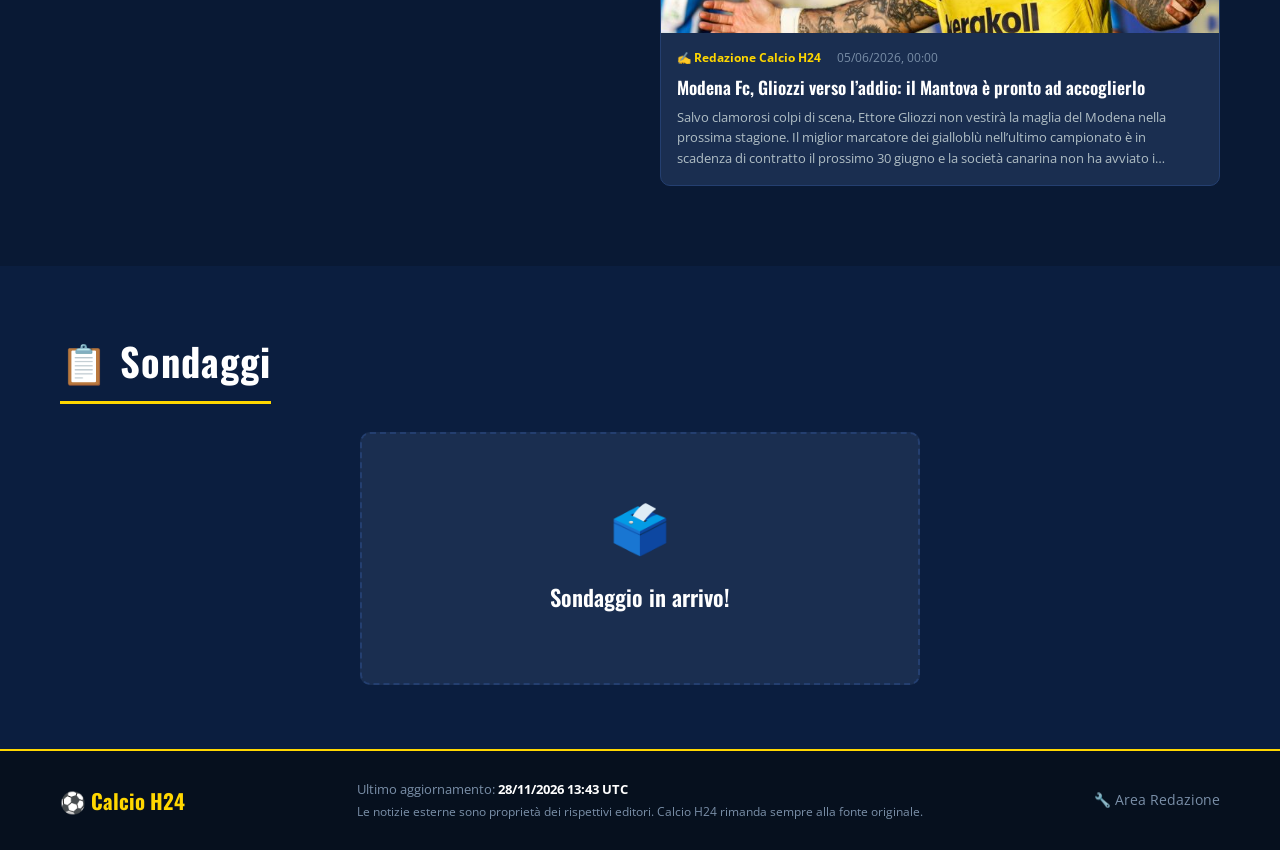
<file: index_new.html>
<!DOCTYPE html>
<html lang="it">
<head>
  <meta charset="UTF-8" />
  <meta name="viewport" content="width=device-width, initial-scale=1.0" />
  <meta name="description" content="Calcio H24 — News e aggiornamenti dai principali campionati in tempo reale." />
  <title>Calcio H24 ⚽</title>
  <link rel="stylesheet" href="style.css" />
  <link rel="preconnect" href="https://fonts.googleapis.com" />
  <link rel="preconnect" href="https://fonts.gstatic.com" crossorigin />
  <link href="https://fonts.googleapis.com/css2?family=Oswald:wght@400;600;700&family=Open+Sans:wght@400;500;600&display=swap" rel="stylesheet" />

  <!-- ═══════════════════════════════════════════════════════════
       STILI SEZIONE RISULTATI — Piano B: Scoreaxis
       Aggiornato 15/05/2026.
       Per cambiare il colore dell'accento modifica --wr-accent.
  ═══════════════════════════════════════════════════════════ -->
  <style>
    :root {
      --wr-accent: #2ecc71;
      --wr-border: rgba(255,255,255,0.09);
      --wr-muted:  rgba(255,255,255,0.35);
    }

    .section-risultati {
      background: #111;
      padding-top: 3.5rem;
      padding-bottom: 3.5rem;
    }

    .widget-pills {
      display: flex;
      gap: 0.6rem;
      flex-wrap: wrap;
      justify-content: center;
      margin-bottom: 1.75rem;
    }

    .widget-pill {
      padding: 0.45rem 1.3rem;
      border: 2px solid var(--wr-border);
      background: rgba(255,255,255,0.05);
      color: var(--wr-muted);
      border-radius: 999px;
      cursor: pointer;
      font-family: 'Oswald', sans-serif;
      font-size: 0.9rem;
      font-weight: 600;
      letter-spacing: 0.04em;
      white-space: nowrap;
      transition: border-color .18s, color .18s, background .18s, transform .12s;
    }

    .widget-pill:hover {
      border-color: var(--wr-accent);
      color: #fff;
      background: rgba(46,204,113,0.1);
      transform: translateY(-1px);
    }

    .widget-pill.active {
      background: var(--wr-accent);
      border-color: var(--wr-accent);
      color: #000;
      font-weight: 700;
      transform: none;
    }

    .widget-panel          { display: none; }
    .widget-panel.active   { display: block; }

    .widget-iframe-wrap {
      position: relative;
      border-radius: 12px;
      overflow: hidden;
      border: 1px solid var(--wr-border);
      background: #fff;    /* Scoreaxis usa tema chiaro */
      min-height: 500px;
    }

    /* Spinner visibile sotto l'iframe fino al caricamento */
    .widget-iframe-wrap::before {
      content: '⏳ Caricamento…';
      position: absolute;
      inset: 0;
      display: flex;
      align-items: center;
      justify-content: center;
      color: #666;
      font-family: 'Open Sans', sans-serif;
      font-size: 0.9rem;
      pointer-events: none;
      background: #f4f4f4;
    }

    .widget-iframe-wrap iframe {
      position: relative;
      z-index: 1;
      display: block;
      width: 100%;
      min-height: 500px;
      border: none;
    }

    .widget-fallback {
      text-align: center;
      margin-top: 0.75rem;
      font-size: 0.78rem;
      color: var(--wr-muted);
    }

    .widget-fallback a {
      color: var(--wr-accent);
      text-decoration: none;
    }

    .widget-fallback a:hover { text-decoration: underline; }

    .widget-fonte {
      text-align: center;
      margin-top: 1.25rem;
      font-size: 0.75rem;
      color: var(--wr-muted);
    }

    .widget-fonte a { color: var(--wr-accent); text-decoration: none; }
    .widget-fonte a:hover { text-decoration: underline; }
  </style>
</head>
<body>

  <!-- ══════════════════════════════════════════════════════
       HEADER
  ══════════════════════════════════════════════════════ -->
  <header id="header">
    <div class="header-inner">
      <div class="logo">
        <span class="logo-emoji">⚽</span>
        <span class="logo-text">Calcio <span class="logo-accent">H24</span></span>
      </div>

      <button class="menu-toggle" id="menuToggle" aria-label="Apri menu" aria-expanded="false">
        <span></span><span></span><span></span>
      </button>

      <nav class="nav" id="nav">
        <a href="#chi-siamo"  class="nav-link">Chi Siamo</a>
        <a href="#risultati"  class="nav-link">Risultati</a>
        <a href="#notizie"    class="nav-link">Notizie</a>
        <a href="#sondaggi"   class="nav-link">Sondaggi</a>
        <a href="admin/" class="nav-link nav-cms" target="_blank" rel="noopener">🔧 Redazione</a>
      </nav>
    </div>
  </header>

  <!-- ══════════════════════════════════════════════════════
       HERO / CHI SIAMO
  ══════════════════════════════════════════════════════ -->
  <section id="chi-siamo" class="section-hero">
    <div class="container hero-content">
      <div class="hero-badge" id="hero-sottotitolo">⚽ Il calcio, 24 ore su 24</div>
      <h1 class="hero-title">Calcio <span class="accent">H24</span></h1>
      <p class="hero-text" id="hero-testo">
        Siamo due ragazzi appassionati di calcio e tifiamo il Modena FC,
        oltre che Inter e Napoli. In questo sito troverete news da tutti i
        campionati in tempo reale. <strong>Condividete il link!</strong>
      </p>
      <div class="hero-badges">
        <a href="https://modenacalcio.com/" class="team-badge modena" target="_blank" rel="noopener noreferrer">🟡 Modena FC</a>
        <a href="https://www.inter.it/it"   class="team-badge inter"  target="_blank" rel="noopener noreferrer">🔵 Inter</a>
        <a href="https://sscnapoli.it/"     class="team-badge napoli" target="_blank" rel="noopener noreferrer">🔵 Napoli</a>
      </div>
      <button
        class="btn-condividi"
        onclick="navigator.clipboard.writeText(window.location.href); this.textContent='✓ Copiato!'; setTimeout(()=>this.textContent='🔗 Copia link',2000)">
        🔗 Copia link
      </button>
    </div>
  </section>

  <!-- ══════════════════════════════════════════════════════
       RISULTATI & PROSSIME PARTITE — Scoreaxis
       ─────────────────────────────────────────────────────
       SE UN WIDGET NON CARICA — come trovare l'ID corretto:
       1. Vai su scoreaxis.com → cerca la competizione
       2. Copia il numero ID dall'URL della pagina
       3. Sostituisci il numero nel data-src dell'iframe qui sotto
       ─────────────────────────────────────────────────────
       ID USATI (verifica dopo il deploy):
         Live tutti campionati → live-scores/4   ✅ sicuro
         Serie A               → 207
         Serie B               → 208
         Champions League      → 2
         Europa League         → 3
  ══════════════════════════════════════════════════════ -->
  <section id="risultati" class="section section-risultati">
    <div class="container">
      <h2 class="section-title">📊 Risultati &amp; Prossime Partite</h2>

      <div class="widget-pills" role="tablist" aria-label="Seleziona competizione">
        <button class="widget-pill active" data-panel="oggi"
                role="tab" aria-selected="true">🔴 Live &amp; Oggi</button>
        <button class="widget-pill" data-panel="seriea"
                role="tab" aria-selected="false">🇮🇹 Serie A</button>
        <button class="widget-pill" data-panel="serieb"
                role="tab" aria-selected="false">🇮🇹 Serie B</button>
        <button class="widget-pill" data-panel="champions"
                role="tab" aria-selected="false">⭐ Champions</button>
        <button class="widget-pill" data-panel="europa"
                role="tab" aria-selected="false">🟠 Europa League</button>
      </div>

      <!-- LIVE & OGGI — tutti i campionati di calcio in tempo reale.
           Questo è il widget più affidabile: carica subito. -->
      <div class="widget-panel active" id="panel-oggi" role="tabpanel">
        <div class="widget-iframe-wrap">
          <iframe
            src="https://scoreaxis.com/widget/live-scores/4?inst=0"
            title="Risultati Live — Tutti i campionati"
            scrolling="no"
            loading="eager">
          </iframe>
        </div>
        <p class="widget-fallback">
          Widget non visibile? →
          <a href="https://www.flashscore.it/" target="_blank" rel="noopener noreferrer">Flashscore.it</a>
        </p>
      </div>

      <!-- SERIE A — carica solo al primo click (lazy) -->
      <div class="widget-panel" id="panel-seriea" role="tabpanel">
        <div class="widget-iframe-wrap">
          <iframe
            data-src="https://scoreaxis.com/widget/fixtures/207?inst=1"
            title="Serie A — Prossime Partite"
            scrolling="no">
          </iframe>
        </div>
        <p class="widget-fallback">
          Widget non visibile? →
          <a href="https://www.flashscore.it/calcio/italia/serie-a/" target="_blank" rel="noopener noreferrer">Serie A su Flashscore</a>
        </p>
      </div>

      <!-- SERIE B -->
      <div class="widget-panel" id="panel-serieb" role="tabpanel">
        <div class="widget-iframe-wrap">
          <iframe
            data-src="https://scoreaxis.com/widget/fixtures/208?inst=2"
            title="Serie B — Prossime Partite"
            scrolling="no">
          </iframe>
        </div>
        <p class="widget-fallback">
          Widget non visibile? →
          <a href="https://www.flashscore.it/calcio/italia/serie-b/" target="_blank" rel="noopener noreferrer">Serie B su Flashscore</a>
        </p>
      </div>

      <!-- CHAMPIONS LEAGUE -->
      <div class="widget-panel" id="panel-champions" role="tabpanel">
        <div class="widget-iframe-wrap">
          <iframe
            data-src="https://scoreaxis.com/widget/fixtures/2?inst=3"
            title="Champions League — Prossime Partite"
            scrolling="no">
          </iframe>
        </div>
        <p class="widget-fallback">
          Widget non visibile? →
          <a href="https://www.flashscore.it/calcio/europa/champions-league/" target="_blank" rel="noopener noreferrer">Champions su Flashscore</a>
        </p>
      </div>

      <!-- EUROPA LEAGUE -->
      <div class="widget-panel" id="panel-europa" role="tabpanel">
        <div class="widget-iframe-wrap">
          <iframe
            data-src="https://scoreaxis.com/widget/fixtures/3?inst=4"
            title="Europa League — Prossime Partite"
            scrolling="no">
          </iframe>
        </div>
        <p class="widget-fallback">
          Widget non visibile? →
          <a href="https://www.flashscore.it/calcio/europa/europa-league/" target="_blank" rel="noopener noreferrer">Europa League su Flashscore</a>
        </p>
      </div>

      <p class="widget-fonte">
        Dati in tempo reale •
        <a href="https://scoreaxis.com" target="_blank" rel="noopener noreferrer">Scoreaxis</a>
      </p>
    </div>
  </section>

  <!-- ══════════════════════════════════════════════════════
       NOTIZIE
  ══════════════════════════════════════════════════════ -->
  <section id="notizie" class="section section-dark">
    <div class="container">
      <h2 class="section-title">📰 Notizie</h2>
      <div class="notizie-grid">

        <div class="colonna-notizie">
          <div class="colonna-header">
            <h3>🌐 Notizie dalla Rete</h3>
            <span class="colonna-sub">Corriere dello Sport</span>
          </div>
          <div id="notizie-rete" class="notizie-lista">
            <div class="loading">⏳ Caricamento notizie...</div>
          </div>
        </div>

        <div class="colonna-notizie">
          <div class="colonna-header">
            <h3>✍️ Le Nostre Notizie</h3>
            <span class="colonna-sub">A cura della Redazione Calcio H24</span>
          </div>
          <div id="notizie-redazione" class="notizie-lista">
            <div class="loading">⏳ Caricamento notizie...</div>
          </div>
        </div>

      </div>
    </div>
  </section>

  <!-- ══════════════════════════════════════════════════════
       SONDAGGI
  ══════════════════════════════════════════════════════ -->
  <section id="sondaggi" class="section">
    <div class="container">
      <h2 class="section-title">📋 Sondaggi</h2>
      <div class="tally-placeholder">
        <div class="tally-icon">🗳️</div>
        <p class="tally-titolo">Sondaggio in arrivo!</p>
      </div>
      <!--
        ESEMPIO embed Tally (decommenta e cambia TUO_ID):
        <iframe
          data-tally-src="https://tally.so/embed/TUO_ID?alignLeft=1&transparentBackground=1&dynamicHeight=1"
          loading="lazy" width="100%" height="500" frameborder="0"
          title="Sondaggio Calcio H24">
        </iframe>
        <script async src="https://tally.so/widgets/embed.js"></script>
      -->
    </div>
  </section>

  <!-- ══════════════════════════════════════════════════════
       FOOTER
  ══════════════════════════════════════════════════════ -->
  <footer class="footer">
    <div class="container footer-inner">
      <div class="footer-logo">⚽ Calcio H24</div>
      <div class="footer-info">
        <p>Ultimo aggiornamento: <strong id="ultimo-aggiornamento">—</strong></p>
        <p class="footer-disclaimer">
          Le notizie esterne sono proprietà dei rispettivi editori.
          Calcio H24 rimanda sempre alla fonte originale.
        </p>
      </div>
      <div class="footer-links">
        <a href="admin/" target="_blank" rel="noopener">🔧 Area Redazione</a>
      </div>
    </div>
  </footer>

  <script src="app.js"></script>

  <!-- ═══════════════════════════════════════════════════════════
       TAB SWITCHER — lazy load iframe al primo click
  ═══════════════════════════════════════════════════════════ -->
  <script>
    (function () {
      'use strict';
      var pills  = document.querySelectorAll('.widget-pill');
      var panels = document.querySelectorAll('.widget-panel');

      pills.forEach(function (pill) {
        pill.addEventListener('click', function () {
          var id = pill.dataset.panel;

          pills.forEach(function (p) {
            p.classList.remove('active');
            p.setAttribute('aria-selected', 'false');
          });
          pill.classList.add('active');
          pill.setAttribute('aria-selected', 'true');

          panels.forEach(function (p) { p.classList.remove('active'); });
          var panel = document.getElementById('panel-' + id);
          if (!panel) return;
          panel.classList.add('active');

          /* Lazy load: imposta src solo al primo click */
          var iframe = panel.querySelector('iframe[data-src]');
          if (iframe) {
            iframe.src = iframe.dataset.src;
            iframe.removeAttribute('data-src');
          }
        });
      });
    })();
  </script>

</body>
</html>
</file>
<file: style.css>
/* ═══════════════════════════════════════════════════════════════
   style.css — Calcio H24
   Colori: blu scuro + giallo | Stile: sportivo professionale
   Responsive: mobile-first, breakpoint a 768px e 480px
   ═══════════════════════════════════════════════════════════════ */

/* ── Variabili colore e tipografia ──────────────────────────── */
:root {
  /* Palette blu/giallo */
  --blu-scuro:    #0B1E3F;
  --blu-medio:    #152D5E;
  --blu-card:     #1A2E50;
  --blu-bordo:    #243F70;
  --giallo:       #FFD700;
  --giallo-hover: #FFC107;
  --bianco:       #FFFFFF;
  --grigio-chiaro:#B0BEC5;
  --grigio-testo: #7A8FA8;

  /* Tipografia */
  --font-titoli: 'Oswald', sans-serif;
  --font-testo:  'Open Sans', sans-serif;

  /* Misc */
  --shadow-card: 0 4px 20px rgba(0, 0, 0, 0.35);
  --radius:      10px;
  --transizione: 0.25s ease;
}

/* ── Reset base ─────────────────────────────────────────────── */
*, *::before, *::after { box-sizing: border-box; margin: 0; padding: 0; }
html { scroll-behavior: smooth; }

body {
  background-color: var(--blu-scuro);
  color: var(--bianco);
  font-family: var(--font-testo);
  font-size: 16px;
  line-height: 1.6;
  overflow-x: hidden;
}

a { color: var(--giallo); text-decoration: none; transition: color var(--transizione); }
a:hover { color: var(--giallo-hover); }
img { max-width: 100%; height: auto; display: block; }

.container { max-width: 1200px; margin: 0 auto; padding: 0 1.25rem; }
.accent { color: var(--giallo); }

/* Stato di caricamento */
.loading {
  text-align: center;
  color: var(--grigio-testo);
  padding: 2.5rem 1rem;
  font-style: italic;
}
/* Messaggio di errore */
.errore {
  text-align: center;
  color: #EF9A9A;
  padding: 1rem 1.5rem;
  background: rgba(244, 67, 54, 0.1);
  border-radius: var(--radius);
  border: 1px solid rgba(244, 67, 54, 0.3);
}

/* ══════════════════════════════════════════════════════════════
   HEADER — Fisso in cima, blur trasparente
══════════════════════════════════════════════════════════════ */
#header {
  position: fixed;
  top: 0; left: 0; right: 0;
  z-index: 1000;
  background: rgba(11, 30, 63, 0.97);
  backdrop-filter: blur(12px);
  -webkit-backdrop-filter: blur(12px);
  border-bottom: 2px solid var(--giallo);
  box-shadow: 0 2px 20px rgba(0, 0, 0, 0.4);
  transition: box-shadow var(--transizione);
}

.header-inner {
  display: flex;
  align-items: center;
  justify-content: space-between;
  max-width: 1200px;
  margin: 0 auto;
  padding: 0.7rem 1.25rem;
  gap: 1rem;
}

/* Logo */
.logo {
  display: flex;
  align-items: center;
  gap: 0.45rem;
  font-family: var(--font-titoli);
  font-size: 1.8rem;
  font-weight: 700;
  letter-spacing: 1px;
  white-space: nowrap;
}
.logo-emoji  { font-size: 1.5rem; }
.logo-text   { color: var(--bianco); }
.logo-accent { color: var(--giallo); }

/* Nav desktop */
.nav { display: flex; align-items: center; gap: 0.2rem; }

.nav-link {
  color: var(--bianco);
  font-family: var(--font-titoli);
  font-size: 0.9rem;
  font-weight: 400;
  letter-spacing: 0.5px;
  text-transform: uppercase;
  padding: 0.45rem 0.85rem;
  border-radius: 5px;
  transition: all var(--transizione);
}
.nav-link:hover { color: var(--giallo); background: rgba(255, 215, 0, 0.08); }

/* Pulsante CMS differenziato visivamente */
.nav-cms {
  background: var(--giallo) !important;
  color: var(--blu-scuro) !important;
  font-weight: 700;
  margin-left: 0.5rem;
}
.nav-cms:hover { background: var(--giallo-hover) !important; }

/* Hamburger mobile */
.menu-toggle {
  display: none;
  flex-direction: column;
  gap: 5px;
  background: none;
  border: none;
  cursor: pointer;
  padding: 4px;
  z-index: 1001;
}
.menu-toggle span {
  display: block;
  width: 26px;
  height: 2px;
  background: var(--bianco);
  border-radius: 2px;
  transition: all var(--transizione);
}
/* Animazione X quando aperto */
.menu-toggle.aperto span:nth-child(1) { transform: translateY(7px) rotate(45deg); }
.menu-toggle.aperto span:nth-child(2) { opacity: 0; transform: scaleX(0); }
.menu-toggle.aperto span:nth-child(3) { transform: translateY(-7px) rotate(-45deg); }

/* ══════════════════════════════════════════════════════════════
   HERO / CHI SIAMO
══════════════════════════════════════════════════════════════ */
.section-hero {
  min-height: 520px;
  display: flex;
  align-items: center;
  padding: 7rem 0 4rem;
  /* Sfondo degradé con motivo sottile */
  background:
    radial-gradient(ellipse at 70% 50%, rgba(255, 215, 0, 0.06) 0%, transparent 60%),
    linear-gradient(135deg, #0B1E3F 0%, #0d2050 60%, #0B1E3F 100%);
  position: relative;
  overflow: hidden;
}

/* Motivo grafico campo da calcio (sottilissimo) */
.section-hero::before {
  content: '';
  position: absolute;
  inset: 0;
  background-image: url("data:image/svg+xml,%3Csvg width='80' height='80' viewBox='0 0 80 80' xmlns='http://www.w3.org/2000/svg'%3E%3Ccircle cx='40' cy='40' r='30' fill='none' stroke='%23FFD700' stroke-width='0.3' stroke-opacity='0.07'/%3E%3Crect x='5' y='5' width='70' height='70' fill='none' stroke='%23FFD700' stroke-width='0.3' stroke-opacity='0.05'/%3E%3C/svg%3E");
  pointer-events: none;
}

.hero-content { position: relative; z-index: 1; max-width: 780px; }

.hero-badge {
  display: inline-block;
  background: rgba(255, 215, 0, 0.12);
  border: 1px solid rgba(255, 215, 0, 0.4);
  color: var(--giallo);
  font-size: 0.8rem;
  font-weight: 700;
  letter-spacing: 1.5px;
  text-transform: uppercase;
  padding: 0.3rem 1rem;
  border-radius: 50px;
  margin-bottom: 1rem;
}

.hero-title {
  font-family: var(--font-titoli);
  font-size: clamp(3rem, 9vw, 6rem);
  font-weight: 700;
  letter-spacing: 2px;
  line-height: 1;
  margin-bottom: 1.25rem;
  text-shadow: 0 3px 12px rgba(0, 0, 0, 0.4);
}

.hero-text {
  font-size: clamp(1rem, 2vw, 1.15rem);
  color: rgba(255, 255, 255, 0.87);
  max-width: 620px;
  margin-bottom: 1.5rem;
  line-height: 1.75;
}

.hero-badges {
  display: flex;
  flex-wrap: wrap;
  gap: 0.6rem;
  margin-bottom: 1.75rem;
}

.team-badge {
  display: inline-block;
  padding: 0.35rem 1rem;
  border-radius: 50px;
  font-size: 0.88rem;
  font-weight: 600;
  border: 1.5px solid;
  transition: all var(--transizione);
}
.team-badge.modena { color: #FFD700; border-color: rgba(255,215,0,0.6); background: rgba(255,215,0,0.08); }
.team-badge.inter  { color: #74C0E8; border-color: rgba(116,192,232,0.5); background: rgba(116,192,232,0.08); }
.team-badge.napoli { color: #90CAF9; border-color: rgba(144,202,249,0.5); background: rgba(144,202,249,0.08); }

/* Hover per badge cliccabili (link squadra) */
a.team-badge:hover {
  transform: translateY(-2px);
  box-shadow: 0 4px 14px rgba(0, 0, 0, 0.35);
  filter: brightness(1.15);
}

.btn-condividi {
  background: var(--giallo);
  color: var(--blu-scuro);
  border: none;
  padding: 0.75rem 1.75rem;
  border-radius: 6px;
  font-family: var(--font-titoli);
  font-size: 1rem;
  font-weight: 700;
  cursor: pointer;
  letter-spacing: 0.5px;
  transition: all var(--transizione);
}
.btn-condividi:hover {
  background: var(--giallo-hover);
  transform: translateY(-2px);
  box-shadow: 0 6px 20px rgba(255, 215, 0, 0.35);
}

/* ══════════════════════════════════════════════════════════════
   SEZIONI GENERALI
══════════════════════════════════════════════════════════════ */
.section { padding: 4rem 0; }
.section-dark { background: rgba(0, 0, 0, 0.18); }

.section-title {
  font-family: var(--font-titoli);
  font-size: clamp(1.8rem, 4vw, 2.4rem);
  font-weight: 700;
  letter-spacing: 1px;
  margin-bottom: 1.75rem;
  padding-bottom: 0.6rem;
  border-bottom: 3px solid var(--giallo);
  display: inline-block;
}

/* ══════════════════════════════════════════════════════════════
   NOTIZIE — Griglia due colonne
══════════════════════════════════════════════════════════════ */
.notizie-grid {
  display: grid;
  grid-template-columns: 1fr 1fr;
  gap: 2.5rem;
  align-items: start;
}

.colonna-header {
  margin-bottom: 1rem;
  padding-bottom: 0.65rem;
  border-bottom: 2px solid var(--blu-bordo);
}
.colonna-header h3 {
  font-family: var(--font-titoli);
  font-size: 1.35rem;
  font-weight: 700;
  margin-bottom: 0.2rem;
}
.colonna-sub { font-size: 0.78rem; color: var(--grigio-testo); letter-spacing: 0.3px; }

/* Card notizie dalla rete (compatte, link esterno) */
.card-notizia {
  display: flex;
  gap: 0.8rem;
  padding: 0.8rem;
  background: var(--blu-card);
  border-radius: var(--radius);
  border: 1px solid var(--blu-bordo);
  margin-bottom: 0.8rem;
  transition: all var(--transizione);
  text-decoration: none;
  color: inherit;
}
.card-notizia:hover {
  border-color: rgba(255, 215, 0, 0.5);
  box-shadow: var(--shadow-card);
  transform: translateY(-2px);
}

.card-notizia-img {
  width: 88px; height: 66px;
  object-fit: cover;
  border-radius: 6px;
  flex-shrink: 0;
  background: var(--blu-medio);
}
.card-notizia-img-placeholder {
  width: 88px; height: 66px;
  border-radius: 6px;
  flex-shrink: 0;
  background: var(--blu-medio);
  display: flex;
  align-items: center;
  justify-content: center;
  font-size: 1.4rem;
  color: var(--grigio-testo);
}

.card-notizia-body     { flex: 1; min-width: 0; }
.card-notizia-fonte    { font-size: 0.68rem; color: var(--giallo); font-weight: 700; text-transform: uppercase; letter-spacing: 0.5px; margin-bottom: 0.3rem; }
.card-notizia-titolo   { font-size: 0.85rem; font-weight: 600; line-height: 1.4; display: -webkit-box; -webkit-line-clamp: 3; -webkit-box-orient: vertical; overflow: hidden; }
.card-notizia-data     { font-size: 0.7rem; color: var(--grigio-testo); margin-top: 0.35rem; }

/* Card nostre notizie (più grandi, con sommario) */
.card-nostra-notizia {
  background: var(--blu-card);
  border-radius: var(--radius);
  border: 1px solid var(--blu-bordo);
  overflow: hidden;
  margin-bottom: 1rem;
  transition: all var(--transizione);
}
.card-nostra-notizia:hover {
  border-color: rgba(255, 215, 0, 0.5);
  box-shadow: var(--shadow-card);
  transform: translateY(-2px);
}
.card-nostra-img      { width: 100%; height: 160px; object-fit: cover; }
.card-nostra-body     { padding: 1rem; }
.card-nostra-meta     { display: flex; gap: 1rem; font-size: 0.72rem; color: var(--grigio-testo); margin-bottom: 0.5rem; }
.card-nostra-autore   { color: var(--giallo); font-weight: 700; }
.card-nostra-titolo   { font-family: var(--font-titoli); font-size: 1.1rem; font-weight: 600; margin-bottom: 0.5rem; line-height: 1.3; }
.card-nostra-sommario { font-size: 0.84rem; color: var(--grigio-chiaro); line-height: 1.55; display: -webkit-box; -webkit-line-clamp: 3; -webkit-box-orient: vertical; overflow: hidden; }

/* Stato vuoto notizie */
.nessuna-notizia {
  text-align: center;
  color: var(--grigio-testo);
  padding: 2rem 1rem;
  font-style: italic;
  background: var(--blu-card);
  border: 1px dashed var(--blu-bordo);
  border-radius: var(--radius);
  line-height: 1.7;
}

/* ══════════════════════════════════════════════════════════════
   SONDAGGI — Placeholder Tally
══════════════════════════════════════════════════════════════ */
.tally-placeholder {
  background: var(--blu-card);
  border: 2px dashed var(--blu-bordo);
  border-radius: var(--radius);
  padding: 3.5rem 2rem;
  text-align: center;
  max-width: 560px;
  margin: 0 auto;
}
.tally-icon    { font-size: 3rem; margin-bottom: 0.75rem; }
.tally-titolo  { font-family: var(--font-titoli); font-size: 1.4rem; font-weight: 600; margin-bottom: 0.75rem; }
.tally-sub     { color: var(--grigio-testo); font-size: 0.9rem; line-height: 1.65; }
.tally-sub code { background: rgba(255,215,0,0.1); color: var(--giallo); padding: 0.1rem 0.4rem; border-radius: 4px; font-size: 0.82rem; }

/* ══════════════════════════════════════════════════════════════
   FOOTER
══════════════════════════════════════════════════════════════ */
.footer {
  background: #06101E;
  border-top: 2px solid var(--giallo);
  padding: 1.75rem 0;
}
.footer-inner {
  display: flex;
  align-items: center;
  justify-content: space-between;
  flex-wrap: wrap;
  gap: 1rem;
}
.footer-logo       { font-family: var(--font-titoli); font-size: 1.3rem; font-weight: 700; color: var(--giallo); }
.footer-info p     { font-size: 0.83rem; color: var(--grigio-testo); }
.footer-info strong { color: var(--bianco); }
.footer-disclaimer { font-size: 0.73rem !important; margin-top: 0.2rem; }
.footer-links      { display: flex; gap: 1rem; }
.footer-links a    { color: var(--grigio-testo); font-size: 0.85rem; }
.footer-links a:hover { color: var(--giallo); }

/* ══════════════════════════════════════════════════════════════
   RESPONSIVE — Tablet (≤ 768px)
══════════════════════════════════════════════════════════════ */
@media (max-width: 768px) {
  /* Mostra hamburger, nasconde nav orizzontale */
  .menu-toggle { display: flex; }
  .nav {
    display: none;
    flex-direction: column;
    position: fixed;
    top: 58px; left: 0; right: 0;
    background: var(--blu-medio);
    padding: 1rem;
    border-bottom: 2px solid var(--giallo);
    gap: 0.2rem;
    z-index: 999;
  }
  .nav.aperto { display: flex; }
  .nav-link   { text-align: center; padding: 0.7rem 1rem; border-radius: 6px; }
  .nav-cms    { margin-left: 0; }

  /* Notizie: da 2 colonne a 1 colonna */
  .notizie-grid { grid-template-columns: 1fr; gap: 2rem; }

  /* Footer: verticale */
  .footer-inner { flex-direction: column; text-align: center; }
  .footer-links { justify-content: center; }
}

/* ══════════════════════════════════════════════════════════════
   RESPONSIVE — Mobile (≤ 480px)
══════════════════════════════════════════════════════════════ */
@media (max-width: 480px) {
  .hero-title    { font-size: 2.8rem; }
  .section-title { font-size: 1.6rem; }
  .card-notizia-img, .card-notizia-img-placeholder { width: 72px; height: 56px; }
  .tally-placeholder { padding: 2rem 1rem; }
}
</file>
